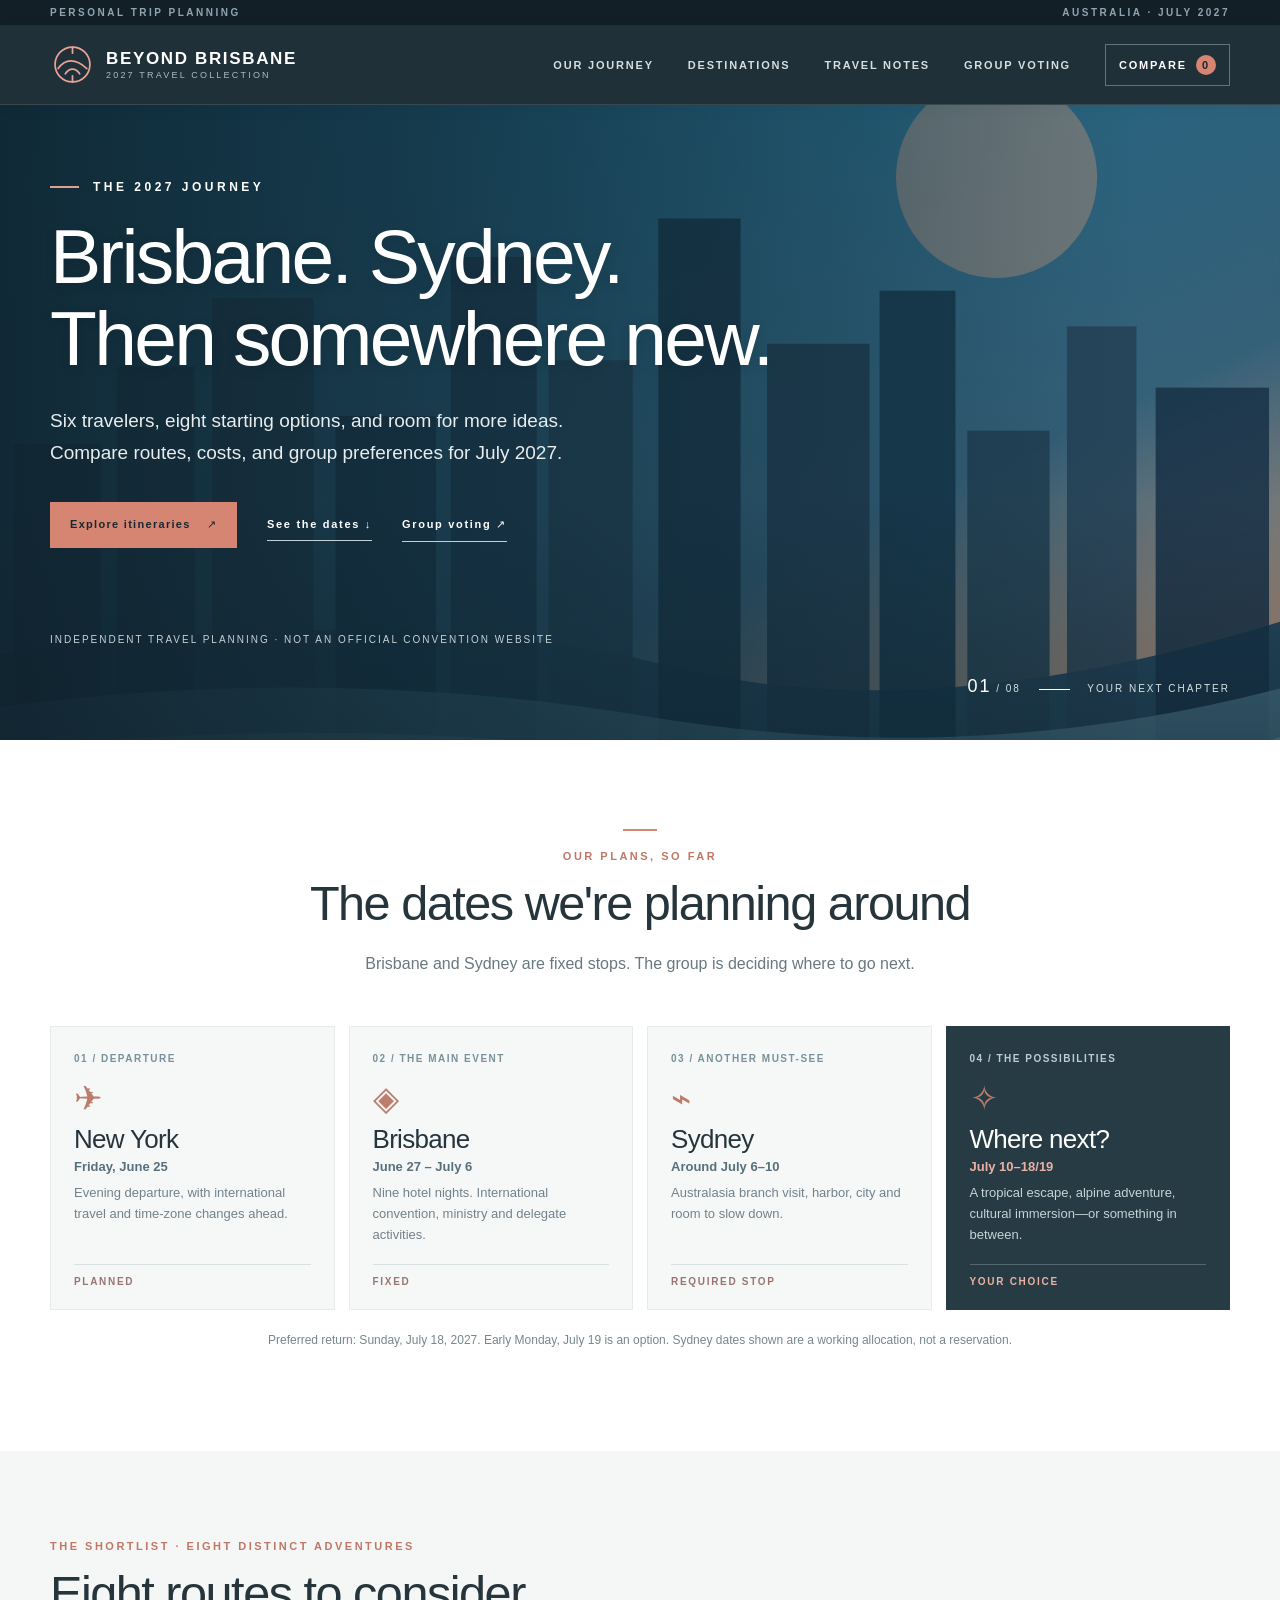
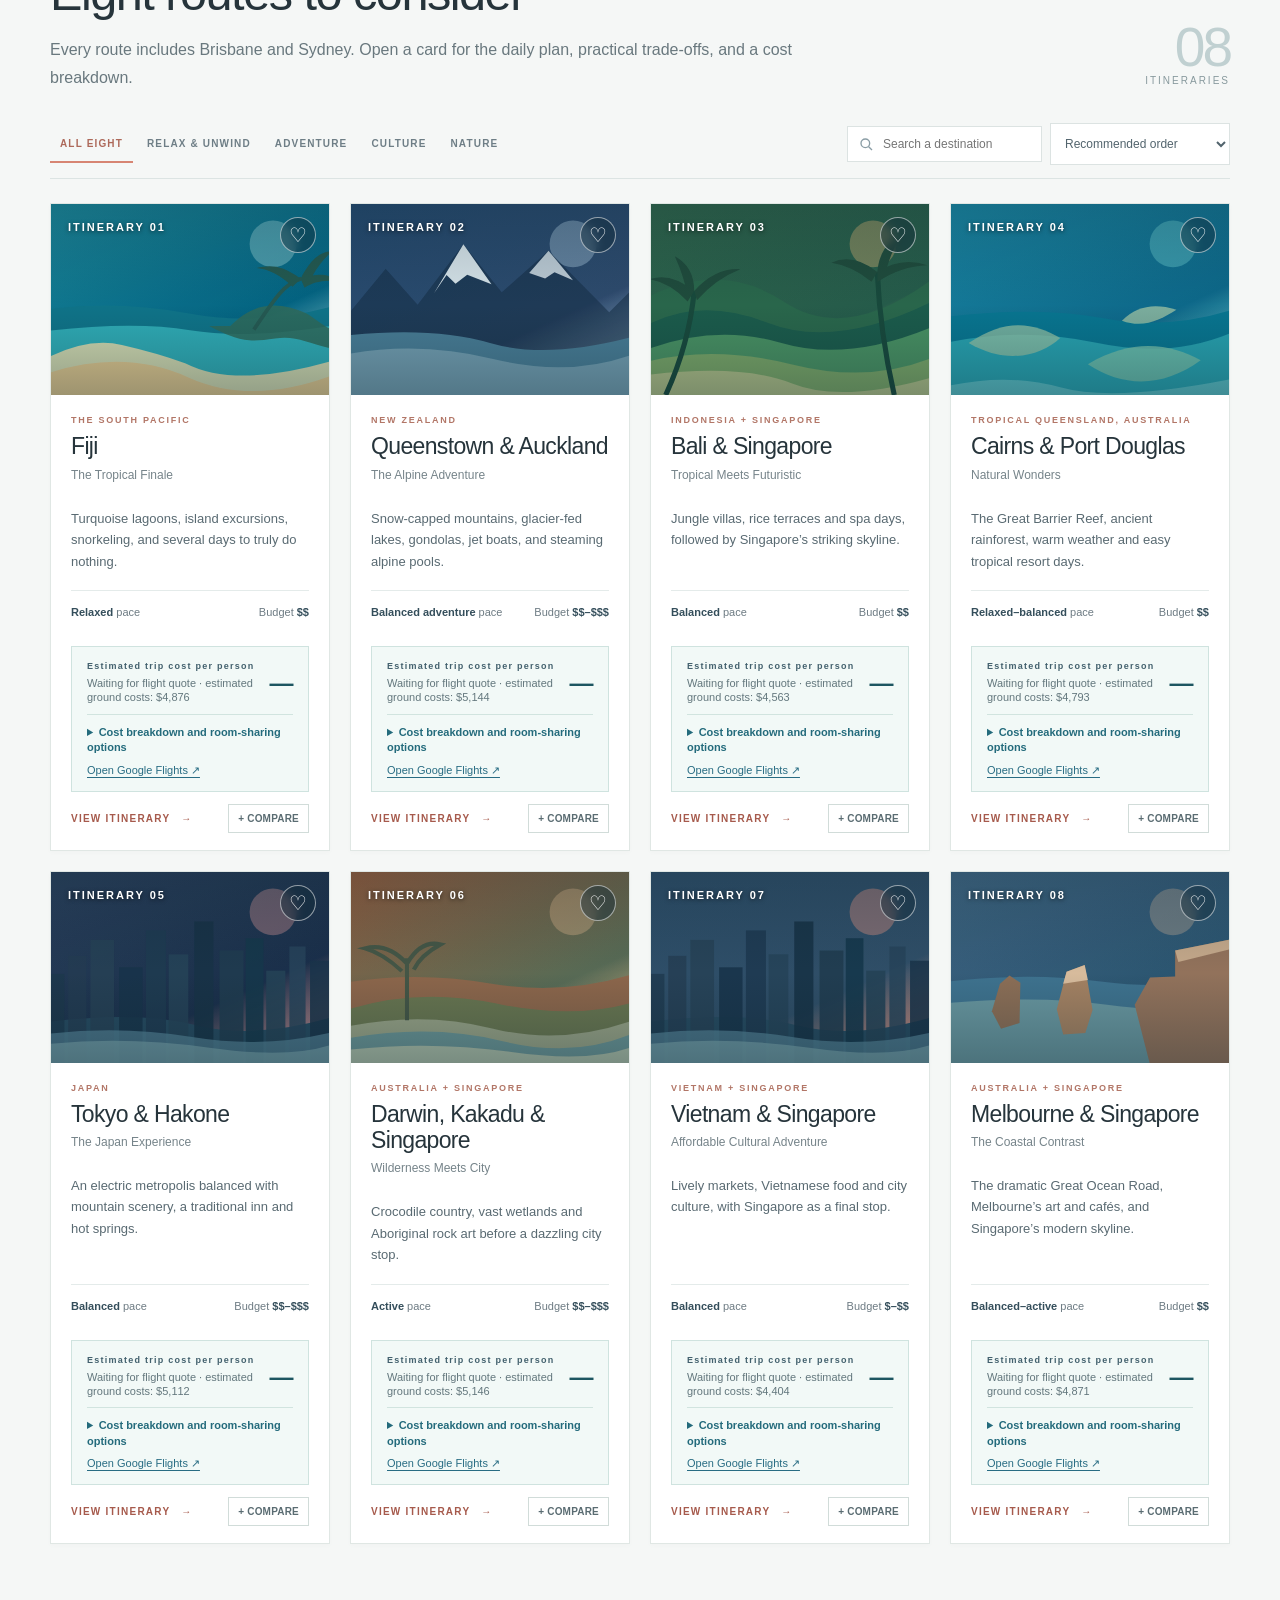
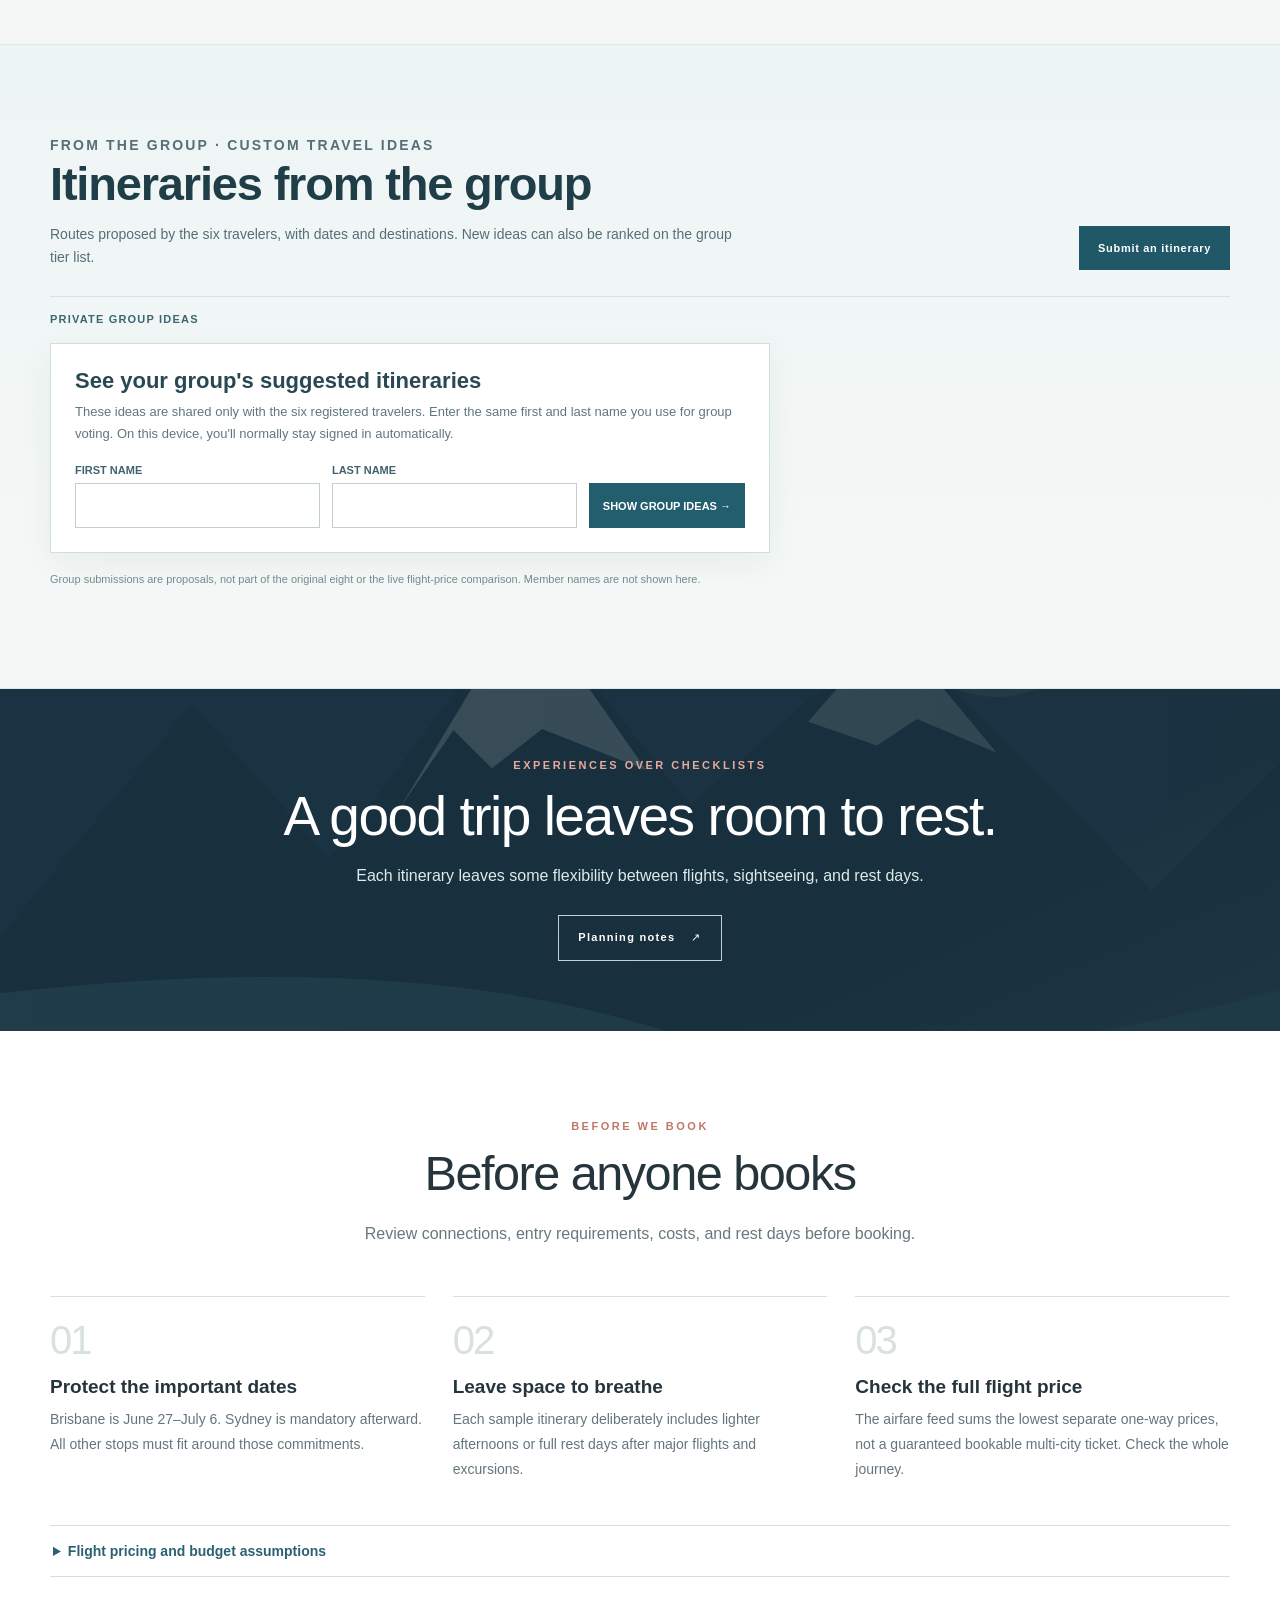
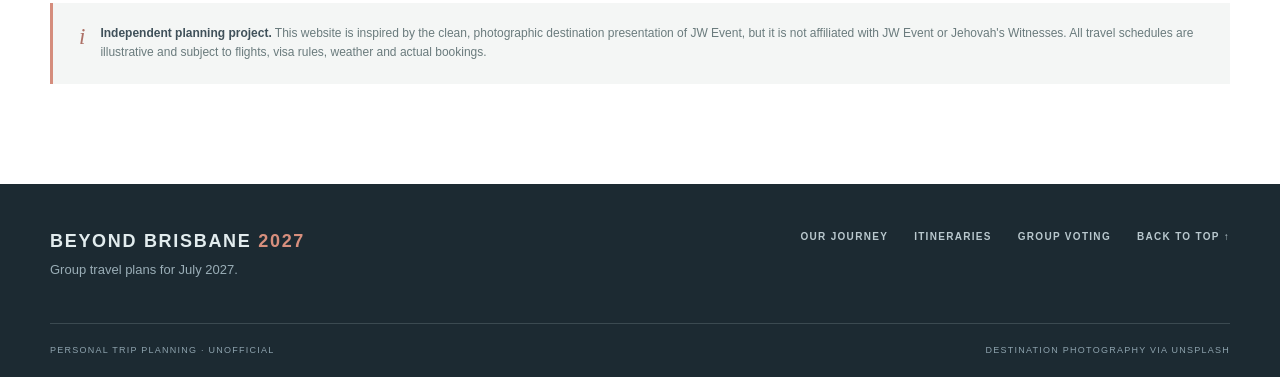
<file: index.html>
<!doctype html>
<html lang="en">
<head>
  <meta charset="utf-8" />
  <meta name="viewport" content="width=device-width, initial-scale=1" />
  <meta name="description" content="Compare routes, budgets, and group suggestions for our July 2027 Brisbane and Sydney trip." />
  <meta name="theme-color" content="#213039" />
  <title>Beyond Brisbane | July 2027 travel planner</title>
  <style>
:root{--ink:#26343b;--ink2:#51616a;--muted:#72818a;--white:#fff;--cream:#f7f8f6;--line:#dfe5e4;--dark:#203039;--accent:#d78573;--accent-dark:#bd6b5b;--teal:#32758a;--shadow:0 12px 44px rgba(21,40,48,.09);font-family:'Segoe UI',Inter,Arial,sans-serif;color:var(--ink);background:#fff;font-size:16px;font-synthesis:none}
*,*::before,*::after{box-sizing:border-box}html{scroll-behavior:smooth;scroll-padding-top:100px}body{margin:0;min-width:320px}button,input,select{font:inherit}button{cursor:pointer}a{color:inherit;text-decoration:none}img{max-width:100%;display:block}button:focus-visible,a:focus-visible,input:focus-visible,select:focus-visible{outline:3px solid #f1b892;outline-offset:3px}button:disabled{cursor:not-allowed;opacity:.4}[hidden]{display:none!important}.sr-only{position:absolute;width:1px;height:1px;overflow:hidden;clip:rect(0,0,0,0);white-space:nowrap}.wrap{width:min(1180px,calc(100% - 72px));margin-inline:auto}.skip-link{position:absolute;left:-9999px;top:10px;z-index:200;padding:10px 16px;background:#fff}.skip-link:focus{left:16px}.eyebrow-bar{background:#131f27;color:#91a4b0;font-size:10px;letter-spacing:2.5px;font-weight:700;padding:7px max(36px,calc((100vw - 1180px)/2));display:flex;justify-content:space-between}.site-header{position:sticky;top:0;z-index:20;background:var(--dark);color:#fff;border-bottom:1px solid #ffffff1c;box-shadow:0 3px 15px #0000000c}.header-inner{height:79px;display:flex;align-items:center;justify-content:space-between;gap:30px}.brand{display:flex;gap:12px;align-items:center;min-width:max-content}.brand-mark{height:44px;width:44px;display:grid;place-items:center}.brand-mark svg{width:41px;height:41px;stroke:#e8a192;stroke-width:1.7;fill:none;stroke-linecap:round}.brand-words{display:flex;flex-direction:column;gap:4px;line-height:1}.brand-words strong{font-size:17px;letter-spacing:1.65px;font-weight:600}.brand-words small{font-size:9px;color:#aebbc1;letter-spacing:2.2px}.main-nav{display:flex;align-items:center;gap:34px}.main-nav a,.nav-compare{font-size:11px;letter-spacing:1.8px;font-weight:700;color:#d6dedf;white-space:nowrap}.main-nav a:hover,.nav-compare:hover{color:#fff}.nav-compare{border:1px solid #63737c;background:transparent;padding:10px 13px;color:#fff;display:flex;gap:9px;align-items:center}.nav-bubble{border-radius:99px;background:#d78573;color:#1b2730;font-size:11px;min-width:20px;height:20px;display:grid;place-items:center;padding:0 4px}.mobile-nav-toggle{display:none}.hero{min-height:635px;position:relative;overflow:hidden;background:#154b61;color:#fff;isolation:isolate;display:flex;align-items:center}.hero-art{position:absolute;inset:0;z-index:-3;background-image:url('[data-uri]');background-size:cover;background-position:center 53%}.hero-art::after{content:'';position:absolute;inset:0;background-image:url('https://images.unsplash.com/photo-1523482580672-f109ba8cb9be?auto=format&fit=crop&w=2200&q=85');background-size:cover;background-position:center 52%;opacity:.8}.hero-dimmer{position:absolute;z-index:-1;inset:0;background:linear-gradient(90deg,rgba(15,34,45,.9) 0%,rgba(17,43,57,.72) 36%,rgba(17,43,57,.10) 89%),linear-gradient(0deg,rgba(8,25,34,.38),transparent 38%)}.hero-content{padding:64px 0 84px}.hero-kicker{font-size:12px;letter-spacing:3.5px;font-weight:700;color:#fff;display:flex;gap:14px;align-items:center;margin-bottom:22px}.kicker-line{width:29px;height:2px;background:#e1a08e}.hero h1{font-weight:300;font-size:clamp(49px,6vw,85px);letter-spacing:-2.7px;line-height:1.06;margin:0 0 26px;max-width:940px;text-shadow:0 3px 12px #0002}.hero h1 em{color:#f1b7a6;font-family:Georgia,serif;font-weight:400;letter-spacing:-2.1px}.hero-content>p{font-size:19px;line-height:1.7;max-width:560px;color:#e8edee;margin:0 0 32px}.hero-actions{display:flex;gap:30px;align-items:center;flex-wrap:wrap}.button{display:inline-flex;align-items:center;justify-content:center;gap:16px;border-radius:0;border:1px solid transparent;min-height:46px;padding:15px 19px;font-weight:700;font-size:11px;letter-spacing:1.3px;line-height:1.2;transition:background .2s,border .2s,transform .2s}.button:hover{transform:translateY(-2px)}.button-accent{background:var(--accent);color:#182832}.button-accent:hover{background:#efa695}.text-link{border-bottom:1px solid #c5d0d3;padding:10px 0;font-size:11px;letter-spacing:1.7px;font-weight:700}.text-link:hover{color:#f5b2a0;border-color:#f5b2a0}.hero-small{font-size:10px;letter-spacing:2px;color:#c7d1d4;margin-top:86px}.hero-index{position:absolute;bottom:43px;right:max(36px,calc((100vw - 1180px)/2));font-size:10px;letter-spacing:2px;color:#d6e2e3}.hero-index span:first-child{font-size:18px;color:#fff}.hero-dash{display:inline-block;width:31px;height:1px;background:#fff;vertical-align:middle;margin:0 13px}.section-pad{padding:89px 0 100px}.section-intro{text-align:left;max-width:730px}.section-intro-center{text-align:center;margin:0 auto 48px}.mini-rule{display:block;width:34px;height:2px;background:var(--accent);margin:0 auto 19px}.overline{font-size:11px;letter-spacing:2.5px;color:#c07765;font-weight:800;margin:0 0 14px}.section-intro h2,.section-head h2,.feature-band h2,.compare-modal-top h2{font-size:clamp(30px,3.8vw,49px);line-height:1.15;letter-spacing:-1.5px;font-weight:360;margin:0 0 18px}.section-intro>p:last-child,.section-lead{font-size:16px;line-height:1.75;color:#69787e;margin:0}.journey-section{background:#fff}.journey-grid{display:grid;grid-template-columns:repeat(4,minmax(0,1fr));gap:14px}.journey-card{padding:26px 23px 22px;background:#f6f8f8;border:1px solid #e7ebeb;min-height:256px;display:flex;flex-direction:column;align-items:flex-start;position:relative}.journey-card-open{background:#263b44;color:#fff;border-color:#263b44}.journey-step{font-size:10px;letter-spacing:1.5px;font-weight:800;color:#78919b}.journey-card-open .journey-step{color:#bdcdd2}.journey-icon{font-family:Georgia,serif;font-size:34px;font-weight:400;color:#bd7c6c;margin-top:18px;line-height:1}.journey-card h3{font-size:26px;font-weight:450;letter-spacing:-.7px;margin:8px 0 4px}.journey-date{font-weight:700;color:#58707b;font-size:13px;margin:0 0 9px!important}.journey-card-open .journey-date{color:#e7b1a5}.journey-card>p:not(.journey-date){font-size:13px;line-height:1.6;margin:0 0 19px;color:#73818a}.journey-card-open>p:not(.journey-date){color:#c7d3d7}.journey-label{border-top:1px solid #d9e0e2;width:100%;padding-top:11px;margin-top:auto;font-size:10px;letter-spacing:1.7px;color:#9a7570;font-weight:800}.journey-card-open .journey-label{border-color:#546772;color:#ebb2a2}.journey-footnote{font-size:12px;color:#78868b;text-align:center;margin:21px 0 0;line-height:1.6}.destinations-section{background:#f5f7f6}.section-head{display:flex;align-items:end;justify-content:space-between;gap:30px;margin-bottom:31px}.section-head>div:first-child{max-width:810px}.section-head h2{margin-bottom:15px}.section-count{min-width:120px;text-align:right;padding-bottom:6px;display:flex;flex-direction:column}.section-count strong{font-size:55px;color:#c0d0d1;line-height:1;font-weight:300;letter-spacing:-3px}.section-count span{font-size:10px;letter-spacing:2px;color:#87999d}.filter-toolbar{display:flex;align-items:center;justify-content:space-between;gap:20px;margin-bottom:24px;padding-bottom:13px;border-bottom:1px solid #dce4e3}.filter-tabs{display:flex;gap:4px;align-items:center;flex-wrap:wrap}.filter{background:transparent;border:0;border-bottom:2px solid transparent;padding:12px 10px;font-size:10px;color:#6e7e86;font-weight:800;letter-spacing:1.15px}.filter:hover{color:#263d49}.filter.is-active{color:#ad695a;border-color:var(--accent)}.toolbar-right{display:flex;gap:8px;align-items:center}.search-wrap{display:flex;align-items:center;gap:7px;background:#fff;border:1px solid #dce3e2;padding:9px 10px;min-width:185px}.search-wrap svg{width:16px;height:16px;stroke:#8a9da5;fill:none;stroke-width:2}.search-wrap input{min-width:0;width:150px;border:0;outline:0;background:transparent;font-size:12px;color:#3d505b}.sort-wrap select{padding:12px 25px 12px 10px;border:1px solid #dce3e2;background:#fff;color:#52646d;font-size:12px;max-width:180px}.itinerary-grid{display:grid;grid-template-columns:repeat(4,minmax(0,1fr));gap:20px}.itinerary-card{border:1px solid #e0e7e4;background:#fff;box-shadow:0 2px 5px #26343b05;display:flex;flex-direction:column;transition:transform .22s,box-shadow .22s}.itinerary-card:hover{transform:translateY(-4px);box-shadow:var(--shadow)}.card-media{position:relative;height:191px;overflow:hidden;background:#31586c;cursor:pointer}.card-media img{width:100%;height:100%;object-fit:cover;transition:transform .55s}.itinerary-card:hover .card-media img{transform:scale(1.065)}.card-media::after{content:'';position:absolute;inset:0;background:linear-gradient(180deg,rgba(13,34,44,.20),transparent 53%,rgba(11,34,44,.3));pointer-events:none}.card-no{position:absolute;top:17px;left:17px;z-index:1;color:#fff;font-size:11px;letter-spacing:2px;font-weight:800;text-shadow:0 1px 4px #0009}.favorite-btn{position:absolute;z-index:2;top:13px;right:13px;width:36px;height:36px;border:1px solid #fff8;background:#142d3a70;color:#fff;display:grid;place-items:center;border-radius:50%;font-size:20px;line-height:1;backdrop-filter:blur(5px)}.favorite-btn:hover,.favorite-btn.is-fav{background:#d78573;color:#1c3037;border-color:#d78573}.card-body{padding:20px 20px 17px;flex:1;display:flex;flex-direction:column}.card-overline{font-size:9px;letter-spacing:1.75px;color:#b27667;font-weight:800;margin:0 0 8px}.card-body h3{font-size:23px;line-height:1.15;letter-spacing:-.65px;font-weight:500;margin:0 0 8px}.card-subtitle{font-size:12px;color:#76848a;margin:0 0 13px;min-height:27px}.card-desc{font-size:13px;line-height:1.65;color:#596a72;margin:0 0 18px;flex:1}.card-meta{display:flex;gap:10px;justify-content:space-between;align-items:center;border-top:1px solid #e4ebea;padding-top:15px;margin-bottom:16px;color:#6d7b83;font-size:11px}.card-meta strong{color:#344e5b}.card-bottom{display:flex;justify-content:space-between;gap:8px;align-items:center}.card-open{border:0;background:transparent;color:#a65a4c;font-size:10px;letter-spacing:1.25px;font-weight:800;padding:7px 0;text-align:left}.card-open span{display:inline-block;margin-left:7px;transition:transform .2s}.card-open:hover span{transform:translateX(4px)}.card-compare{background:transparent;border:1px solid #d1dcd9;padding:8px 9px;color:#5a6c72;font-size:10px;font-weight:750;letter-spacing:.2px}.card-compare.is-selected{background:#2b6874;border-color:#2b6874;color:#fff}.empty-state{padding:70px 20px;text-align:center;background:#fff}.empty-state h3{font-weight:500;font-size:24px}.empty-state p{color:#6c7a80}.button-outline-dark{border-color:#78909a;background:transparent;color:#243c45}.feature-band{background:#284653;position:relative;isolation:isolate;color:#fff;min-height:342px;display:flex;align-items:center;text-align:center;overflow:hidden}.feature-band::before{content:'';position:absolute;inset:0;z-index:-1;background-image:linear-gradient(90deg,rgba(23,46,57,.82),rgba(23,46,57,.85)),url('[data-uri]');background-size:cover;background-position:center 55%}.feature-band-inner{padding:66px 0}.feature-band .overline{color:#e8aa9c}.feature-band h2{font-size:clamp(32px,4.8vw,55px);margin-bottom:13px}.feature-band p:not(.overline){font-size:16px;line-height:1.7;color:#dfebeb;max-width:700px;margin:0 auto 26px}.button-outline-white{background:transparent;border-color:#c6d0d4;color:#fff}.button-outline-white:hover{background:#ffffff20}.planning-section{background:#fff}.planning-grid{display:grid;grid-template-columns:repeat(3,1fr);gap:28px;margin-bottom:42px}.planning-grid article{border-top:1px solid #d5e0df;padding-top:21px}.planning-no{font-size:40px;color:#d8e1e0;letter-spacing:-2px;font-weight:300}.planning-grid h3{font-size:19px;font-weight:600;margin:13px 0 9px}.planning-grid p{font-size:14px;line-height:1.8;color:#64767c;margin:0}.note-strip{background:#f4f6f5;padding:21px 26px;display:flex;align-items:flex-start;gap:15px;border-left:3px solid #d58d7d}.note-symbol{font-family:Georgia,serif;font-style:italic;font-size:23px;color:#ad7167}.note-strip p{margin:0;color:#6a7b7d;font-size:12px;line-height:1.65}.note-strip strong{color:#40515a}.site-footer{background:#1c2a32;color:#e2ecee;padding:47px 0 19px}.footer-inner{display:flex;justify-content:space-between;gap:20px;align-items:start;padding-bottom:46px}.footer-inner strong{font-size:18px;letter-spacing:1.7px}.footer-inner strong span{color:#d78f7d}.footer-inner p{color:#9aaeb7;font-size:13px;margin:10px 0 0}.footer-inner>div:last-child{display:flex;gap:26px;align-items:center}.footer-inner a{color:#b9c8ce;font-size:10px;letter-spacing:1.3px;font-weight:700}.footer-inner a:hover{color:#fff}.footer-bottom{border-top:1px solid #3b4a51;padding-top:19px;display:flex;justify-content:space-between;gap:15px;color:#8da2ad;font-size:9px;letter-spacing:1.25px;line-height:1.7}.compare-dock{position:fixed;z-index:15;bottom:0;left:0;right:0;background:#20313b;box-shadow:0 -7px 30px #0002;color:#fff}.compare-dock-inner{min-height:77px;display:flex;align-items:center;justify-content:space-between;gap:20px}.compare-dock-inner>div:first-child{display:flex;flex-direction:column;gap:5px}.compare-dock-label{font-size:9px;letter-spacing:1.5px;color:#aec4cd;font-weight:800}.compare-dock-inner strong{font-size:15px;font-weight:550}.compare-dock-actions{display:flex;align-items:center;gap:16px}.dock-clear{background:transparent;border:0;color:#d3dfe4;font-size:11px;letter-spacing:1.4px;font-weight:700}.compare-dock .button{min-height:42px}.modal-backdrop{position:fixed;inset:0;z-index:40;background:rgba(9,23,31,.81);display:flex;align-items:center;justify-content:center;padding:26px;backdrop-filter:blur(4px)}body.modal-open{overflow:hidden}.detail-modal,.comparison-modal{background:#fff;width:min(975px,100%);max-height:min(92vh,960px);overflow:auto;box-shadow:0 20px 90px #0006;scrollbar-color:#a3b7b9 #eef2f2}.detail-hero{height:275px;position:relative;background:#233e50;overflow:hidden;color:#fff}.detail-hero img{height:100%;width:100%;object-fit:cover}.detail-hero::after{content:'';position:absolute;inset:0;background:linear-gradient(0deg,rgba(13,35,44,.85),rgba(13,35,44,.14) 65%)}.detail-hero-text{position:absolute;bottom:29px;left:35px;right:40px;z-index:1}.detail-hero-text p{margin:0 0 10px;font-size:11px;letter-spacing:2.3px;font-weight:700;color:#dba89a}.detail-hero-text h2{font-weight:400;font-size:clamp(34px,5vw,49px);line-height:1.1;margin:0}.icon-button{width:42px;height:42px;border:0;background:#223a46;color:#fff;font-size:29px;display:grid;place-items:center;line-height:1}.detail-close{position:absolute;right:20px;top:20px;z-index:2;background:#213844be}.detail-inner{padding:34px 39px 39px}.detail-kicker{display:flex;align-items:center;gap:12px;color:#687c84;letter-spacing:1.5px;font-size:11px;font-weight:700;margin-bottom:12px}.detail-kicker span{color:#b87363}.detail-intro{font-size:16px;line-height:1.8;color:#52636b;max-width:780px;margin:0 0 23px}.detail-stats{display:grid;grid-template-columns:repeat(4,minmax(0,1fr));gap:0;border-top:1px solid #dfe6e5;border-bottom:1px solid #dfe6e5;margin-bottom:28px}.detail-stat{padding:17px 11px 17px 0;border-right:1px solid #dfe6e5}.detail-stat:not(:first-child){padding-left:18px}.detail-stat:last-child{border:0}.detail-stat small{font-size:10px;letter-spacing:1.2px;color:#718087;display:block;margin-bottom:7px;font-weight:750}.detail-stat strong{font-size:14px;font-weight:600}.detail-section-title{font-size:22px;font-weight:500;margin:32px 0 17px}.detail-schedule{display:flex;flex-direction:column;gap:0;border-top:1px solid #e7edeb}.detail-day{display:grid;grid-template-columns:155px 1fr;gap:25px;padding:15px 0;border-bottom:1px solid #e7edeb;align-items:start}.detail-day span{font-size:13px;color:#b07868;font-weight:700}.detail-day p{font-size:14px;color:#5c6c74;margin:0;line-height:1.65}.detail-columns{display:grid;grid-template-columns:1fr 1fr;gap:28px}.detail-columns h4{font-size:13px;letter-spacing:1.4px;color:#44616a;margin:0 0 12px}.detail-columns ul{padding-left:18px;margin:0;color:#64757a;font-size:13px;line-height:1.75}.detail-actions{border-top:1px solid #e4ebe9;margin-top:28px;padding-top:23px;display:flex;flex-wrap:wrap;align-items:center;gap:12px}.detail-secondary{border:1px solid #b7c8ca;color:#46606a;background:#fff}.detail-disclaimer{font-size:11px;line-height:1.55;color:#829197;margin:18px 0 0}.comparison-modal{padding:30px 35px 35px;max-width:1050px}.compare-modal-top{display:flex;justify-content:space-between;align-items:start;gap:20px;margin-bottom:15px}.compare-modal-top h2{font-size:35px}.comparison-scroll{overflow-x:auto}.comparison-table{border-collapse:collapse;width:100%;table-layout:fixed;min-width:490px}.comparison-table th,.comparison-table td{border-bottom:1px solid #dde6e5;text-align:left;padding:14px;vertical-align:top}.comparison-table th{background:#edf3f3;font-size:13px}.comparison-table td{color:#5e7178;font-size:13px;line-height:1.6}.comparison-table td:first-child,.comparison-table th:first-child{width:150px;font-weight:700;color:#425761}.comparison-table th:not(:first-child){font-size:17px;color:#324a56;font-weight:600}.comparison-table .compare-thumb{display:block;width:100%;height:95px;object-fit:cover;margin-bottom:10px}.comparison-hint{color:#6a7b82;line-height:1.7;font-size:14px}.compare-modal-actions{display:flex;gap:12px;flex-wrap:wrap;margin-top:24px}.toast{position:fixed;z-index:100;bottom:24px;right:24px;background:#243c47;color:#fff;padding:14px 18px;box-shadow:0 8px 35px #0003;font-size:13px;opacity:0;transform:translateY(15px);pointer-events:none;transition:opacity .2s,transform .2s;max-width:320px}.toast.is-visible{opacity:1;transform:translateY(0)}
@media(max-width:1200px){.itinerary-grid{grid-template-columns:repeat(3,minmax(0,1fr))}.main-nav{gap:20px}.filter-toolbar{align-items:flex-start;flex-direction:column}.toolbar-right{width:100%}.search-wrap{flex:1}.search-wrap input{width:100%}}
@media(max-width:860px){.wrap{width:min(100% - 40px,1180px)}.eyebrow-bar{padding-inline:20px}.header-inner{height:69px}.brand-words strong{font-size:14px}.brand-words small{font-size:8px}.mobile-nav-toggle{display:flex;border:1px solid #546772;background:transparent;flex-direction:column;gap:5px;padding:11px}.mobile-nav-toggle span{display:block;width:21px;height:2px;background:#fff}.main-nav{display:none;position:absolute;top:69px;left:0;right:0;padding:18px 20px 23px;background:#23343e;box-shadow:0 15px 25px #0003;align-items:stretch;flex-direction:column;gap:0}.main-nav.is-open{display:flex}.main-nav a,.main-nav button{padding:17px 11px;border-bottom:1px solid #ffffff25;text-align:left}.nav-compare{display:block;border:0;border-bottom:1px solid #ffffff25}.nav-bubble{display:inline-grid;margin-left:7px}.hero{min-height:590px}.hero-small{margin-top:50px}.hero-index{display:none}.journey-grid{grid-template-columns:repeat(2,1fr)}.itinerary-grid{grid-template-columns:repeat(2,minmax(0,1fr))}.planning-grid{gap:17px}.planning-grid article{padding-right:9px}.footer-inner{flex-direction:column;gap:30px}.footer-inner>div:last-child{gap:20px}}
@media(max-width:580px){.wrap{width:calc(100% - 32px)}.eyebrow-bar{font-size:8px;letter-spacing:1.3px;padding-inline:16px}.site-header .brand-mark{height:37px;width:37px}.brand-mark svg{width:36px;height:36px}.brand-words strong{font-size:13px;letter-spacing:.9px}.brand-words small{font-size:7px;letter-spacing:1.45px}.hero{min-height:605px}.hero-content{padding:58px 0 68px}.hero h1{font-size:51px;letter-spacing:-1.8px}.hero h1 em{letter-spacing:-1.7px}.hero-content>p{font-size:16px}.hero-actions{align-items:flex-start;flex-direction:column;gap:15px}.hero-small{font-size:9px;line-height:1.5;margin-top:48px}.section-pad{padding:65px 0 75px}.journey-grid{grid-template-columns:1fr;gap:10px}.journey-card{min-height:0;padding:22px}.journey-icon{margin-top:9px}.journey-label{margin-top:12px}.section-head{align-items:start}.section-count{min-width:auto}.section-count strong{font-size:38px}.section-count span{font-size:8px}.section-intro h2,.section-head h2{font-size:34px}.filter-tabs{gap:0}.filter{padding:12px 8px;font-size:9px}.toolbar-right{flex-direction:column;align-items:stretch}.sort-wrap select{max-width:none;width:100%}.itinerary-grid{grid-template-columns:1fr;gap:15px}.card-media{height:232px}.card-body{padding:21px}.feature-band{min-height:320px}.feature-band h2{font-size:35px}.planning-grid{grid-template-columns:1fr;gap:18px}.footer-bottom{flex-direction:column}.compare-dock-inner{min-height:84px}.compare-dock-inner strong{font-size:12px}.compare-dock .button{font-size:10px;padding:10px 9px;min-height:42px}.dock-clear{font-size:9px}.compare-dock-actions{gap:8px}.modal-backdrop{padding:0}.detail-modal,.comparison-modal{max-height:100dvh;height:100dvh;width:100%}.detail-hero{height:252px}.detail-hero-text{bottom:20px;left:20px;right:20px}.detail-inner{padding:24px 20px 55px}.detail-stats{grid-template-columns:repeat(2,1fr)}.detail-stat:nth-child(2){border-right:0}.detail-stat:nth-child(-n+2){border-bottom:1px solid #dfe6e5}.detail-stat:nth-child(3){padding-left:0}.detail-day{grid-template-columns:100px 1fr;gap:12px}.detail-columns{grid-template-columns:1fr}.comparison-modal{padding:23px 16px}.compare-modal-top h2{font-size:29px}.footer-inner>div:last-child{flex-wrap:wrap}}
@media(prefers-reduced-motion:reduce){*,*::before,*::after{scroll-behavior:auto!important;transition:none!important;animation:none!important}}

  </style>

<link rel="stylesheet" href="flight-prices.css?v=4" />
  <link rel="stylesheet" href="community-itineraries.css?v=2" />
  </head>
<body class="site-home">
  <a class="skip-link" href="#itineraries">Skip to itineraries</a>
  <div class="eyebrow-bar"><span>PERSONAL TRIP PLANNING</span><span>AUSTRALIA · JULY 2027</span></div>
  <header class="site-header" id="top">
    <div class="header-inner wrap">
      <a href="#top" class="brand" aria-label="Beyond Brisbane home">
        <span class="brand-mark" aria-hidden="true"><svg viewBox="0 0 40 40"><circle cx="20" cy="20" r="17"/><path d="M6 24c7-10 17-10 28 0M13 29c4-6 10-6 14 0"/><path d="M20 3v6M20 31v6"/></svg></span>
        <span class="brand-words"><strong>BEYOND BRISBANE</strong><small>2027 TRAVEL COLLECTION</small></span>
      </a>
      <button class="mobile-nav-toggle" id="navToggle" aria-expanded="false" aria-controls="mainNav" aria-label="Open navigation"><span></span><span></span><span></span></button>
      <nav class="main-nav" id="mainNav" aria-label="Main navigation">
        <a href="#journey">OUR JOURNEY</a>
        <a href="#itineraries">DESTINATIONS</a>
        <a href="#planning">TRAVEL NOTES</a>
        <a href="group.html">GROUP VOTING</a>
        <button class="nav-compare" id="headerCompare" type="button" aria-label="Open itinerary comparison">COMPARE <span class="nav-bubble" id="navCount">0</span></button>
      </nav>
    </div>
  </header>

  <main>
    <section class="hero" aria-labelledby="hero-title">
      <div class="hero-art" aria-hidden="true"></div>
      <div class="hero-dimmer" aria-hidden="true"></div>
      <div class="hero-content wrap">
        <div class="hero-kicker"><span class="kicker-line"></span> THE 2027 JOURNEY</div>
        <h1 id="hero-title">Brisbane. Sydney.<br/>Then somewhere new.</h1>
        <p>Six travelers, eight starting options, and room for more ideas. Compare routes, costs, and group preferences for July 2027.</p>
        <div class="hero-actions"><a class="button button-accent" href="#itineraries">Explore itineraries <span aria-hidden="true">↗</span></a><a class="text-link" href="#journey">See the dates <span aria-hidden="true">↓</span></a><a class="text-link" href="group.html">Group voting <span aria-hidden="true">↗</span></a></div>
        <div class="hero-small">INDEPENDENT TRAVEL PLANNING · NOT AN OFFICIAL CONVENTION WEBSITE</div>
      </div>
      <div class="hero-index" aria-hidden="true"><span>01</span> / 08 <span class="hero-dash"></span> YOUR NEXT CHAPTER</div>
    </section>

    <section class="journey-section section-pad" id="journey" aria-labelledby="journey-title">
      <div class="wrap">
        <div class="section-intro section-intro-center"><span class="mini-rule"></span><p class="overline">OUR PLANS, SO FAR</p><h2 id="journey-title">The dates we're planning around</h2><p>Brisbane and Sydney are fixed stops. The group is deciding where to go next.</p></div>
        <div class="journey-grid">
          <article class="journey-card is-fixed"><span class="journey-step">01 / DEPARTURE</span><div class="journey-icon">✈</div><h3>New York</h3><p class="journey-date">Friday, June 25</p><p>Evening departure, with international travel and time-zone changes ahead.</p><span class="journey-label">PLANNED</span></article>
          <article class="journey-card is-fixed"><span class="journey-step">02 / THE MAIN EVENT</span><div class="journey-icon">◈</div><h3>Brisbane</h3><p class="journey-date">June 27 – July 6</p><p>Nine hotel nights. International convention, ministry and delegate activities.</p><span class="journey-label">FIXED</span></article>
          <article class="journey-card is-fixed"><span class="journey-step">03 / ANOTHER MUST-SEE</span><div class="journey-icon">⌁</div><h3>Sydney</h3><p class="journey-date">Around July 6–10</p><p>Australasia branch visit, harbor, city and room to slow down.</p><span class="journey-label">REQUIRED STOP</span></article>
          <article class="journey-card journey-card-open"><span class="journey-step">04 / THE POSSIBILITIES</span><div class="journey-icon">✧</div><h3>Where next?</h3><p class="journey-date">July 10–18/19</p><p>A tropical escape, alpine adventure, cultural immersion—or something in between.</p><span class="journey-label">YOUR CHOICE</span></article>
        </div>
        <p class="journey-footnote">Preferred return: Sunday, July 18, 2027. Early Monday, July 19 is an option. Sydney dates shown are a working allocation, not a reservation.</p>
      </div>
    </section>

    <section class="destinations-section section-pad" id="itineraries" aria-labelledby="destinations-title">
      <div class="wrap">
        <div class="section-head">
          <div><p class="overline">THE SHORTLIST · EIGHT DISTINCT ADVENTURES</p><h2 id="destinations-title">Eight routes to consider</h2><p class="section-lead">Every route includes Brisbane and Sydney. Open a card for the daily plan, practical trade-offs, and a cost breakdown.</p></div>
          <div class="section-count"><strong id="visibleCount">08</strong><span>ITINERARIES</span></div>
        </div>
        <div class="filter-toolbar" role="group" aria-label="Filter itineraries">
          <div class="filter-tabs" id="filterTabs">
            <button type="button" class="filter is-active" data-filter="all" aria-pressed="true">ALL EIGHT</button>
            <button type="button" class="filter" data-filter="relax" aria-pressed="false">RELAX & UNWIND</button>
            <button type="button" class="filter" data-filter="adventure" aria-pressed="false">ADVENTURE</button>
            <button type="button" class="filter" data-filter="culture" aria-pressed="false">CULTURE</button>
            <button type="button" class="filter" data-filter="nature" aria-pressed="false">NATURE</button>
          </div>
          <div class="toolbar-right"><label class="search-wrap"><span class="sr-only">Search itineraries</span><svg viewBox="0 0 24 24" aria-hidden="true"><circle cx="11" cy="11" r="6.5"/><path d="m16 16 5 5"/></svg><input id="searchInput" type="search" placeholder="Search a destination" autocomplete="off" /></label><label class="sort-wrap"><span class="sr-only">Sort itineraries</span><select id="sortSelect"><option value="recommended">Recommended order</option><option value="fare">Lowest airfare first</option><option value="total">Lowest total trip estimate first</option><option value="cost">Lower budget first</option><option value="pace">Most relaxed first</option><option value="alpha">A to Z</option></select></label></div>
        </div>
<div class="itinerary-grid" id="itineraryGrid" aria-live="polite"></div>
        <div class="empty-state" id="emptyState" hidden><h3>No itineraries found</h3><p>Try another destination or remove a filter.</p><button type="button" class="button button-outline-dark" id="resetFilters">SHOW ALL EIGHT</button></div>
      </div>
    </section>

    <section class="community-section section-pad" id="communityItineraries" aria-labelledby="communityTitle">
      <div class="wrap">
        <div class="community-header">
          <div class="community-header-copy">
            <p class="community-eyebrow">FROM THE GROUP · CUSTOM TRAVEL IDEAS</p>
            <h2 id="communityTitle">Itineraries from the group</h2>
            <p>Routes proposed by the six travelers, with dates and destinations. New ideas can also be ranked on the group tier list.</p>
          </div>
          <a class="community-add-link" href="group.html#suggestions">Submit an itinerary</a>
        </div>
        <div class="community-actions">
          <span id="communityCount" class="community-count">PRIVATE GROUP IDEAS</span>
          <div id="communityMemberTools" class="community-tools" hidden>
            <button type="button" id="communityRefresh" class="community-text-button">REFRESH SUGGESTIONS</button>
            <button type="button" id="communityChangeMember" class="community-text-button">CHANGE MEMBER</button>
          </div>
        </div>
        <div id="communityGate" class="community-gate" hidden>
          <h3>See your group's suggested itineraries</h3>
          <p>These ideas are shared only with the six registered travelers. Enter the same first and last name you use for group voting. On this device, you'll normally stay signed in automatically.</p>
          <form id="communityLoginForm" class="community-login">
            <label for="communityFirstName">FIRST NAME
              <input id="communityFirstName" name="first" type="text" autocomplete="given-name" autocapitalize="characters" maxlength="70" required>
            </label>
            <label for="communityLastName">LAST NAME
              <input id="communityLastName" name="last" type="text" autocomplete="family-name" autocapitalize="characters" maxlength="70" required>
            </label>
            <button id="communityLoginButton" type="submit">SHOW GROUP IDEAS →</button>
          </form>
        </div>
        <div id="communityCards" class="community-cards" aria-live="polite" hidden></div>
        <p id="communityStatus" class="community-status" role="status" aria-live="polite">Checking group access…</p>
        <p class="community-privacy">Group submissions are proposals, not part of the original eight or the live flight-price comparison. Member names are not shown here.</p>
      </div>
    </section>

    <section class="feature-band" aria-label="Trip philosophy"><div class="wrap feature-band-inner"><p class="overline">EXPERIENCES OVER CHECKLISTS</p><h2>A good trip leaves room to rest.</h2><p>Each itinerary leaves some flexibility between flights, sightseeing, and rest days.</p><a href="#planning" class="button button-outline-white">Planning notes <span aria-hidden="true">↗</span></a></div></section>

    <section class="planning-section section-pad" id="planning" aria-labelledby="planning-title">
      <div class="wrap"><div class="section-intro section-intro-center"><p class="overline">BEFORE WE BOOK</p><h2 id="planning-title">Before anyone books</h2><p>Review connections, entry requirements, costs, and rest days before booking.</p></div>
        <div class="planning-grid">
          <article><div class="planning-no">01</div><h3>Protect the important dates</h3><p>Brisbane is June 27–July 6. Sydney is mandatory afterward. All other stops must fit around those commitments.</p></article>
          <article><div class="planning-no">02</div><h3>Leave space to breathe</h3><p>Each sample itinerary deliberately includes lighter afternoons or full rest days after major flights and excursions.</p></article>
          <article><div class="planning-no">03</div><h3>Check the full flight price</h3><p>The airfare feed sums the lowest separate one-way prices, not a guaranteed bookable multi-city ticket. Check the whole journey.</p></article>
        </div>
        <details id="fareHub" class="planning-price-details">
          <summary>Flight pricing and budget assumptions</summary>
          <div class="planning-price-content">
            <p>Each card shows the latest cached airfare plus estimated lodging, meals, transport and activities. The Brisbane hotel is already booked. All other costs are planning estimates, not bookable quotes.</p>
            <div class="planning-price-actions">
              <button id="bbRefresh" type="button" class="bb-refresh">Check flight prices</button>
              <button id="bbCopyRoutes" type="button" class="bb-copy">Copy flight routes</button>
            </div>
            <p id="bbQuoteStatus" class="bb-price-status" role="status">Checking flight prices…</p>
            <p id="bbPriceCount" class="bb-price-count" aria-live="polite"></p>
            <div class="bb-booked-summary">
              <strong>Brisbane hotel · booked</strong>
              <span id="bbBookingDisplay">A$10,700 group total</span>
              <small id="bbBookingUsd">≈ US$7,506 total · US$1,251 each (six people, November 4 reference rate)</small>
              <details class="bb-booking-adjust">
                <summary>Adjust the booking total</summary>
                <label for="bbBookingAud">Total for all six in AUD
                  <input id="bbBookingAud" type="number" min="1" max="100000" step="1" value="10700" />
                </label>
                <small>Changes apply only on this device; the reference exchange rate stays fixed.</small>
              </details>
            </div>
            <details class="bb-methodology">
              <summary>How the estimates are calculated</summary>
              <p>Airfare is the sum of separately priced Google Flights one-way legs, cached for up to three days. Six seats and protected connections are not guaranteed. All other costs are researched estimates for July 2027, except the confirmed Brisbane hotel. For unbooked lodging, the model compares three shared hotel rooms with a six-person rental, including modeled taxes and cleaning fees; it uses the rental only when savings exceed 5%. Singapore uses hotels. A 10% contingency covers unbooked ground expenses; the planning range is not a statistical confidence interval.</p>
              <p>Cost benchmarks: <a href="https://www.budgetyourtrip.com/" target="_blank" rel="noopener noreferrer">Budget Your Trip</a> and local travel-cost references linked in each itinerary's accommodation breakdown. All figures should be checked before booking.</p>
            </details>
          </div>
        </details>
        <div class="note-strip"><span class="note-symbol">i</span><p><strong>Independent planning project.</strong> This website is inspired by the clean, photographic destination presentation of JW Event, but it is not affiliated with JW Event or Jehovah's Witnesses. All travel schedules are illustrative and subject to flights, visa rules, weather and actual bookings.</p></div>
      </div>
    </section>
  </main>

  <footer class="site-footer"><div class="wrap footer-inner"><div><strong>BEYOND BRISBANE <span>2027</span></strong><p>Group travel plans for July 2027.</p></div><div><a href="#journey">OUR JOURNEY</a><a href="#itineraries">ITINERARIES</a><a href="group.html">GROUP VOTING</a><a href="#top">BACK TO TOP ↑</a></div></div><div class="wrap footer-bottom"><span>PERSONAL TRIP PLANNING · UNOFFICIAL</span><span>DESTINATION PHOTOGRAPHY VIA UNSPLASH</span></div></footer>

  <div class="compare-dock" id="compareDock" aria-live="polite" hidden><div class="wrap compare-dock-inner"><div><span class="compare-dock-label">YOUR COMPARISON</span><strong id="dockCount">0 itineraries selected</strong></div><div class="compare-dock-actions"><button type="button" id="clearCompare" class="dock-clear">CLEAR</button><button type="button" class="button button-accent" id="dockCompare">COMPARE ROUTES <span aria-hidden="true">↗</span></button></div></div></div>

  <div class="modal-backdrop" id="detailBackdrop" hidden><div class="detail-modal" id="detailModal" role="dialog" aria-modal="true" aria-labelledby="detailTitle" tabindex="-1"><div id="detailContent"></div></div></div>
  <div class="modal-backdrop" id="comparisonBackdrop" hidden><div class="comparison-modal" id="comparisonModal" role="dialog" aria-modal="true" aria-labelledby="comparisonTitle" tabindex="-1"><div class="compare-modal-top"><div><p class="overline">SIDE BY SIDE</p><h2 id="comparisonTitle">Compare your favorites</h2></div><button type="button" class="icon-button close-modal" data-close="comparison" aria-label="Close comparison">×</button></div><div id="comparisonContent"></div></div></div>
  <div class="toast" id="toast" role="status" aria-live="polite"></div>
  <script>
'use strict';

// Route details are illustrative; airfare updates through the separate pricing module.
const TRIPS = [
  {
    id:'fiji', number:'01', name:'Fiji', subtitle:'The Tropical Finale', locale:'THE SOUTH PACIFIC', categories:['relax','nature'],
    image:'[data-uri]', photo:'https://images.unsplash.com/photo-1730946450247-a09fa58fee94?auto=format&fit=crop&w=1200&q=82', credit:'https://unsplash.com/photos/pZRAmXGTnHo',
    summary:'Turquoise lagoons, island excursions, snorkeling, and several days to truly do nothing.', intro:'Finish the journey among Fiji’s beaches and tropical islands. After the activity-packed convention and Sydney, this is the option built around sunlight, ocean air and genuine recovery time.',
    route:'Brisbane → Sydney → Nadi / Fiji → New York', dates:'July 10–17', cost:'$$ · Moderate', costN:2, pace:'Relaxed', paceN:1, complexity:'Moderate', weather:'Dry season',
    best:'Unwinding after the convention', downtime:'2–3 mostly free resort days', standouts:['Island boat excursion','Snorkeling','Resort recovery'],
    days:[['Jul 10','Fly Sydney → Nadi; easy evening by the water'],['Jul 11','Free resort day: pool, beach and sleep'],['Jul 12','Optional island-hopping or snorkeling'],['Jul 13','Unscheduled beach day'],['Jul 14','Guided cultural or rainforest excursion'],['Jul 15','Another flexible resort day'],['Jul 16–18','Return to New York via a North American gateway; verify date-line arrival']],
    good:['Excellent fit for a restorative ending','Generally favorable July weather','Nadi connects onward toward the U.S. West Coast'],
    watch:['Island transfers can add substantial expense','Resorts differ widely in cost and meal inclusions','Exact U.S. connection and arrival date must be checked']
  },
  {
    id:'queenstown', number:'02', name:'Queenstown & Auckland', subtitle:'The Alpine Adventure', locale:'NEW ZEALAND', categories:['adventure','nature'],
    image:'[data-uri]', photo:'https://unsplash.com/photos/dHVXw-ptZm0/download?force=true&w=1200', credit:'https://unsplash.com/photos/dHVXw-ptZm0',
    summary:'Snow-capped mountains, glacier-fed lakes, gondolas, jet boats, and steaming alpine pools.', intro:'Trading Brisbane’s subtropical climate for the Southern Alps is a spectacular contrast. Spend several days around Queenstown, then return through Auckland for the flight home.',
    route:'Brisbane → Sydney → Queenstown → Auckland → New York', dates:'July 10–17', cost:'$$–$$$ · Moderate–high', costN:3, pace:'Balanced adventure', paceN:2, complexity:'Moderate', weather:'Alpine winter',
    best:'Mountain scenery and active adventures', downtime:'One Queenstown spa / lakeside day', standouts:['Southern Alps','Jet boating or skiing','Hot pools'],
    days:[['Jul 10','Fly to Queenstown; evening beside Lake Wakatipu'],['Jul 11','Gondola, viewpoints and an easy town afternoon'],['Jul 12','Choose jet boating, skiing or a scenic excursion'],['Jul 13','Hot pools and a protected rest day'],['Jul 14','Weather-flexible adventure or a Milford Sound day tour'],['Jul 15','Fly to Auckland; low-key waterfront evening'],['Jul 16–18','Return to New York; check Auckland nonstop service on exact dates']],
    good:['Dramatic winter scenery and unusual experiences','Auckland is a natural homeward gateway','Good mix of active and slow days'],
    watch:['Queenstown lodging can be expensive in ski season','Winter weather can disrupt road excursions','Milford Sound is a long day—keep it optional']
  },
  {
    id:'bali', number:'03', name:'Bali & Singapore', subtitle:'Tropical Meets Futuristic', locale:'INDONESIA + SINGAPORE', categories:['relax','culture','nature'],
    image:'[data-uri]', photo:'https://unsplash.com/photos/rf5R1qXwlDU/download?force=true&w=1200', credit:'https://unsplash.com/photos/rf5R1qXwlDU',
    summary:'Jungle villas, rice terraces and spa days, followed by Singapore’s striking skyline.', intro:'This is a beautifully varied two-country finale: tropical Bali for calm and nature, then a compact city stay in Singapore. More travel transitions, but strong visual and cultural variety.',
    route:'Brisbane → Sydney → Bali → Singapore → New York', dates:'July 10–18', cost:'$$ · Moderate', costN:2, pace:'Balanced', paceN:2, complexity:'Moderate', weather:'Bali dry season / Singapore humid',
    best:'Culture with affordable resort comfort', downtime:'One full Bali rest day', standouts:['Ubud rice terraces','Pool / spa afternoon','Gardens by the Bay'],
    days:[['Jul 10','Fly Sydney → Bali; slow arrival and dinner'],['Jul 11','Ubud terraces and a waterfall or scenic walk'],['Jul 12','A completely free resort / spa day'],['Jul 13','One cultural outing; unhurried evening'],['Jul 14','Fly Bali → Singapore; evening skyline'],['Jul 15','Gardens by the Bay and waterfront'],['Jul 16','Open morning; depart on long-haul journey'],['Jul 17–18','Complete flight to New York']],
    good:['Strong contrast between two destinations','Bali stays can be good value for shared rooms','Existing Bali–Singapore air corridor'],
    watch:['Two international destinations mean more airport time','Singapore is considerably pricier than Bali','Check entry rules and the complete Singapore → New York fare']
  },
  {
    id:'cairns', number:'04', name:'Cairns & Port Douglas', subtitle:'Natural Wonders', locale:'TROPICAL QUEENSLAND, AUSTRALIA', categories:['relax','adventure','nature'],
    image:'[data-uri]', photo:'https://unsplash.com/photos/UwyquAjUArs/download?force=true&w=1200', credit:'https://unsplash.com/photos/UwyquAjUArs',
    summary:'The Great Barrier Reef, ancient rainforest, warm weather and easy tropical resort days.', intro:'Stay within Australia yet see a completely different landscape. Cairns and Port Douglas make an outstanding combination of accessible adventure and restorative time.',
    route:'Brisbane → Sydney → Cairns / Port Douglas → New York', dates:'July 10–17', cost:'$$ · Moderate', costN:2, pace:'Relaxed–balanced', paceN:1, complexity:'Moderate', weather:'Tropical dry season',
    best:'Australia’s reef and rainforest', downtime:'Two lighter resort days', standouts:['Great Barrier Reef','Daintree Rainforest','Port Douglas'],
    days:[['Jul 10','Fly Sydney → Cairns; transfer and slow afternoon'],['Jul 11','Reef snorkeling / glass-bottom boat excursion'],['Jul 12','Pool, beachfront or free day'],['Jul 13','Daintree rainforest guided tour'],['Jul 14','Kuranda or a short scenic excursion'],['Jul 15','Easy day in Port Douglas or Cairns'],['Jul 16–18','Return to New York via an Australian international airport']],
    good:['Excellent variety without another country entry process','Great Barrier Reef is a truly singular experience','Good seasonal timing for northern Queensland'],
    watch:['Return home likely requires a domestic connection','Reef cruises are weather-dependent','Check travel time between Cairns and Port Douglas']
  },
  {
    id:'japan', number:'05', name:'Tokyo & Hakone', subtitle:'The Japan Experience', locale:'JAPAN', categories:['culture','adventure'],
    image:'[data-uri]', photo:'https://unsplash.com/photos/8tb1snckwNg/download?force=true&w=1200', credit:'https://unsplash.com/photos/8tb1snckwNg',
    summary:'An electric metropolis balanced with mountain scenery, a traditional inn and hot springs.', intro:'For the greatest cultural contrast, Japan is difficult to beat. Enjoy several days in Tokyo, then change pace in the calmer mountain landscape of Hakone.',
    route:'Brisbane → Sydney → Tokyo → Hakone → Tokyo → New York', dates:'July 10–17', cost:'$$–$$$ · Moderate–high', costN:3, pace:'Balanced', paceN:2, complexity:'Low–moderate', weather:'Hot, humid summer',
    best:'City culture and Japanese traditions', downtime:'One quiet Hakone inn / onsen day', standouts:['Tokyo neighborhoods','Hakone scenery','Traditional ryokan'],
    days:[['Jul 10','Fly Sydney → Tokyo; no ambitious evening plans'],['Jul 11','Tokyo highlights and a relaxed dinner'],['Jul 12','Museums, city views and neighborhood exploring'],['Jul 13','Flexible Tokyo day, choose one major activity'],['Jul 14','Train to Hakone; ryokan and onsen'],['Jul 15','Lake and mountain scenery, then an easy evening'],['Jul 16–18','Transfer toward Tokyo airport and fly to New York']],
    good:['Memorable change of culture and scenery','Efficient train transportation','Strong Tokyo → North America flight network'],
    watch:['July heat and humidity can be tiring','Accommodation varies widely in price','Hakone mountain visibility is weather-dependent']
  },
  {
    id:'darwin', number:'06', name:'Darwin, Kakadu & Singapore', subtitle:'Wilderness Meets City', locale:'AUSTRALIA + SINGAPORE', categories:['adventure','nature','culture'],
    image:'[data-uri]', photo:'https://unsplash.com/photos/wuaC2vVwrhQ/download?force=true&w=1200', credit:'https://unsplash.com/photos/wuaC2vVwrhQ',
    summary:'Crocodile country, vast wetlands and Aboriginal rock art before a dazzling city stop.', intro:'One of the most unusual routes on the shortlist. Explore Australia’s tropical Top End and its ancient landscape, then step into the gardens and architecture of Singapore.',
    route:'Brisbane → Sydney → Darwin / Kakadu → Singapore → New York', dates:'July 10–18', cost:'$$–$$$ · Moderate–high', costN:3, pace:'Active', paceN:3, complexity:'Higher', weather:'Top End dry season',
    best:'Wildlife, wilderness and city contrast', downtime:'One Darwin / Singapore lighter day', standouts:['Kakadu landscapes','Wetland wildlife cruise','Singapore skyline'],
    days:[['Jul 10','Fly Sydney → Darwin; low-key evening'],['Jul 11','Start a guided Kakadu excursion'],['Jul 12','Wildlife and rock-art sites; return or overnight'],['Jul 13','Restful Darwin morning and waterfront'],['Jul 14','Fly Darwin → Singapore, subject to operating schedule'],['Jul 15','Gardens by the Bay and heritage districts'],['Jul 16–18','Long-haul return to New York']],
    good:['Exceptionally different scenery in one journey','Good general July season for Kakadu','Singapore is a useful major air hub'],
    watch:['Kakadu entails long drives and early starts','Fewer flight choices than a major Australian hub','This is the busiest of the shortlist options']
  },
  {
    id:'vietnam', number:'07', name:'Vietnam & Singapore', subtitle:'Affordable Cultural Adventure', locale:'VIETNAM + SINGAPORE', categories:['culture','relax'],
    image:'[data-uri]', photo:'https://unsplash.com/photos/aVbSvuJTUxA/download?force=true&w=1200', credit:'https://unsplash.com/photos/aVbSvuJTUxA',
    summary:'Lively markets, Vietnamese food and city culture, with Singapore as a final stop.', intro:'A relatively budget-conscious city-and-culture combination. Focus on Ho Chi Minh City rather than cramming multiple Vietnamese regions into a short stay.',
    route:'Brisbane → Sydney → Ho Chi Minh City → Singapore → New York', dates:'July 10–18', cost:'$–$$ · Lower ground costs', costN:1, pace:'Balanced', paceN:2, complexity:'Higher', weather:'Hot with possible heavy rain',
    best:'Cultural immersion and good on-ground value', downtime:'One light cafe / museum day', standouts:['Saigon neighborhoods','Vietnamese cuisine','Singapore architecture'],
    days:[['Jul 10','Fly Sydney → Ho Chi Minh City'],['Jul 11','Markets, historic district and local cuisine'],['Jul 12','Choose one day trip or keep it light'],['Jul 13','A slower café / museum day'],['Jul 14','Fly to Singapore'],['Jul 15','Gardens, skyline and riverfront'],['Jul 16–18','Depart on long-haul journey to New York']],
    good:['Hotels and local meals can be comparatively economical','Two very different urban cultures','Frequent Southeast Asian regional connections'],
    watch:['July monsoon weather can disrupt outdoor plans','Two border crossings and a long flight home','Full multi-city air tickets may offset ground-cost savings']
  },
  {
    id:'melbourne', number:'08', name:'Melbourne & Singapore', subtitle:'The Coastal Contrast', locale:'AUSTRALIA + SINGAPORE', categories:['adventure','culture','nature'],
    image:'[data-uri]', photo:'https://images.unsplash.com/photo-1736893474760-759d20e84f58?auto=format&fit=crop&w=1200&q=82', credit:'https://unsplash.com/photos/Yd-HvUwdqMc',
    summary:'The dramatic Great Ocean Road, Melbourne’s art and cafés, and Singapore’s modern skyline.', intro:'Drive one of Australia’s most famous coastal routes, enjoy Melbourne at a gentler pace, and finish with a completely different urban experience in Singapore.',
    route:'Brisbane → Sydney → Melbourne / Great Ocean Road → Singapore → New York', dates:'July 10–18', cost:'$$ · Moderate', costN:2, pace:'Balanced–active', paceN:3, complexity:'Moderate', weather:'Melbourne winter / tropical Singapore',
    best:'Coastal scenery, food and modern cities', downtime:'One deliberately free Melbourne afternoon', standouts:['Twelve Apostles','Great Ocean Road','Singapore skyline'],
    days:[['Jul 10','Fly Sydney → Melbourne; evening in town'],['Jul 11','Great Ocean Road, consider an overnight near the coast'],['Jul 12','Return to Melbourne with scenic stops'],['Jul 13','Unscheduled afternoon in Melbourne'],['Jul 14','Fly Melbourne → Singapore'],['Jul 15','Gardens by the Bay and waterfront'],['Jul 16–18','Return to New York']],
    good:['Strong contrast between Australian nature and urban architecture','Great Ocean Road is a standout scenic drive','Singapore is a helpful onward hub'],
    watch:['July can be cold and rainy in Victoria','Driving days are long and require planning','Two-city aviation costs may outweigh staying in Australia']
  }
];

const state = {filter:'all',search:'',sort:'recommended',favorites:new Set(),compare:new Set(),detail:null,activeDialog:null,lastFocus:null};
const $ = s => document.querySelector(s);
const $$ = s => [...document.querySelectorAll(s)];
const safe = x => String(x).replace(/[&<>"']/g, c=>({'&':'&amp;','<':'&lt;','>':'&gt;','"':'&quot;',"'":'&#39;'}[c]));
const load = (key) => {try{return JSON.parse(localStorage.getItem(key)||'[]')}catch{return []}};
const save = (key,items) => {try{localStorage.setItem(key,JSON.stringify([...items]))}catch{}};
state.favorites = new Set(load('beyondbrisbane_favorites').filter(id=>TRIPS.some(t=>t.id===id)));
state.compare = new Set(load('beyondbrisbane_compare').filter(id=>TRIPS.some(t=>t.id===id)).slice(0,3));

const photoLoaded = new Set(), photoFailed = new Set();
function hydratePhotos(){
  $$('img[data-photo-id]').forEach(img => {
    const id=img.dataset.photoId, trip=TRIPS.find(t=>t.id===id);
    if(!trip || !trip.photo) return;
    if(photoLoaded.has(id)){img.src=trip.photo;return;}
    if(photoFailed.has(id))return;
    if(img.dataset.photoLoading==='yes')return;
    img.dataset.photoLoading='yes';
    const preload=new Image();
    preload.onload=()=>{photoLoaded.add(id);$$(`img[data-photo-id="${id}"]`).forEach(i=>i.src=trip.photo);};
    preload.onerror=()=>{photoFailed.add(id);};
    preload.src=trip.photo;
  });
}
function card(trip){
  const fav=state.favorites.has(trip.id), selected=state.compare.has(trip.id);
  return `<article class="itinerary-card">
    <div class="card-media" data-open="${trip.id}">
      <img src="${safe(trip.image)}" data-photo-id="${safe(trip.id)}" alt="Illustration of ${safe(trip.name)}" />
      <button type="button" class="card-media-open" data-open="${trip.id}" aria-label="View ${safe(trip.name)} itinerary"></button>
      <span class="card-no">ITINERARY ${trip.number}</span>
      <button type="button" class="favorite-btn ${fav?'is-fav':''}" data-fav="${trip.id}" aria-label="${fav?'Remove':'Add'} ${safe(trip.name)} ${fav?'from':'to'} favorites" title="${fav?'Remove favorite':'Save favorite'}" aria-pressed="${fav}">${fav?'♥':'♡'}</button>
    </div>
    <div class="card-body"><p class="card-overline">${safe(trip.locale)}</p><h3>${safe(trip.name)}</h3><p class="card-subtitle">${safe(trip.subtitle)}</p><p class="card-desc">${safe(trip.summary)}</p>
      <div class="card-meta"><span><strong>${safe(trip.pace)}</strong> pace</span><span>Budget <strong>${safe(trip.cost.split(' ·')[0])}</strong></span></div>
      <div class="card-bottom"><button type="button" class="card-open" data-open="${trip.id}">VIEW ITINERARY <span aria-hidden="true">→</span></button><button type="button" class="card-compare ${selected?'is-selected':''}" data-compare="${trip.id}" aria-pressed="${selected}">${selected?'✓ SELECTED':'+ COMPARE'}</button></div>
    </div></article>`;
}
function visibleTrips(){
 let data=TRIPS.filter(t => (state.filter==='all' || t.categories.includes(state.filter)) && `${t.name} ${t.subtitle} ${t.locale} ${t.summary}`.toLowerCase().includes(state.search.toLowerCase().trim()));
 if(state.sort==='cost')data.sort((a,b)=>a.costN-b.costN||a.number.localeCompare(b.number));
 if(state.sort==='fare'||state.sort==='total'){
  const fn=state.sort==='fare'?'price':'total';
  const get=t=>window.BeyondFares?.[fn]?.(t.id)??Infinity;
  data.sort((a,b)=>get(a)-get(b)||a.number.localeCompare(b.number));
 }
 if(state.sort==='pace')data.sort((a,b)=>a.paceN-b.paceN||a.number.localeCompare(b.number));
 if(state.sort==='alpha')data.sort((a,b)=>a.name.localeCompare(b.name));
 return data;
}
function render(){
 const arr=visibleTrips();
 $('#itineraryGrid').innerHTML=arr.map(card).join('');
 $('#visibleCount').textContent=String(arr.length).padStart(2,'0');
 $('#emptyState').hidden=arr.length!==0;
 $$('.filter').forEach(b=>{const on=b.dataset.filter===state.filter;b.classList.toggle('is-active',on);b.setAttribute('aria-pressed',String(on))});
 const count=state.compare.size;
 $('#compareDock').hidden=count===0;
 $('#dockCount').textContent=`${count} ${count===1?'itinerary':'itineraries'} selected · up to 3`;
 $('#navCount').textContent=count;
 $('#dockCompare').disabled=count<2;
 $('#headerCompare').setAttribute('aria-label',`Compare itineraries (${count} selected)`);
 hydratePhotos();
 window.dispatchEvent(new Event('bb:cards-rendered'));
}
function toast(message){const el=$('#toast');el.textContent=message;el.classList.add('is-visible');clearTimeout(toast.timer);toast.timer=setTimeout(()=>el.classList.remove('is-visible'),2700)}
function toggleFav(id){state.favorites.has(id)?state.favorites.delete(id):state.favorites.add(id);save('beyondbrisbane_favorites',state.favorites);render();toast(state.favorites.has(id)?'Added to favorites on this device.':'Removed from favorites.');}
function toggleCompare(id){
 if(state.compare.has(id)){state.compare.delete(id)}else if(state.compare.size>=3){toast('You can compare up to three itineraries at once.');return}else{state.compare.add(id)}
 save('beyondbrisbane_compare',state.compare);render();
 if(state.detail===id){const b=$('#detailCompareButton');if(b){b.textContent=state.compare.has(id)?'✓ REMOVE FROM COMPARISON':'+ ADD TO COMPARISON';}}
}
function list(items){return `<ul>${items.map(item=>`<li>${safe(item)}</li>`).join('')}</ul>`}
function showDialog(name){
 state.lastFocus=document.activeElement;
 const back = name==='detail'?'#detailBackdrop':'#comparisonBackdrop';
 $(back).hidden=false;document.body.classList.add('modal-open');state.activeDialog=name;
 const target=name==='detail'?'#detailModal':'#comparisonModal';$(target).scrollTop=0;$(target).focus();
}
function closeDialog(name){
 const back=name==='detail'?'#detailBackdrop':'#comparisonBackdrop';$(back).hidden=true;state.activeDialog=null;document.body.classList.remove('modal-open');state.detail=null;
 if(state.lastFocus?.isConnected)state.lastFocus.focus();
}
function openDetail(id){
 const t=TRIPS.find(x=>x.id===id);if(!t)return;
 state.detail=id;
 $('#detailContent').innerHTML=`
 <div class="detail-hero"><img src="${t.image}" data-photo-id="${t.id}" alt="Illustration of ${safe(t.name)}"/><button type="button" class="icon-button detail-close" data-close="detail" aria-label="Close itinerary details">×</button><div class="detail-hero-text"><p>${safe(t.locale)} · ITINERARY ${t.number}</p><h2 id="detailTitle">${safe(t.name)}</h2></div></div>
 <div class="detail-inner"><div class="detail-kicker"><span>${safe(t.subtitle).toUpperCase()}</span> · JULY 2027</div><p class="detail-intro">${safe(t.intro)}</p>
 <div class="detail-budget-summary"><span>Estimated full trip / adult (cached flights + modeled ground)</span><strong>${window.BeyondFares?.total?.(t.id) != null ? new Intl.NumberFormat('en-US',{style:'currency',currency:'USD',maximumFractionDigits:0}).format(Math.round(window.BeyondFares.total(t.id)/50)*50) : 'Airfare pending'}</strong><small>Six adults sharing, with lodging, meals, local transport, activities, insurance and allowances. See the main card for the detailed budget.</small></div>
 <div class="detail-stats"><div class="detail-stat"><small>WHEN</small><strong>${safe(t.dates)}</strong></div><div class="detail-stat"><small>BUDGET LEVEL</small><strong>${safe(t.cost)}</strong></div><div class="detail-stat"><small>PACE</small><strong>${safe(t.pace)}</strong></div><div class="detail-stat"><small>SEASON</small><strong>${safe(t.weather)}</strong></div></div>
 <h3 class="detail-section-title">The proposed journey</h3><p class="detail-intro" style="font-size:14px;margin-bottom:7px">${safe(t.route)}</p>
 <div class="detail-schedule">${t.days.map(d=>`<div class="detail-day"><span>${safe(d[0])}</span><p>${safe(d[1])}</p></div>`).join('')}</div>
 <div class="detail-columns"><section><h3 class="detail-section-title">Why this works</h3>${list(t.good)}</section><section><h3 class="detail-section-title">What to check</h3>${list(t.watch)}</section></div>
 <div class="detail-actions"><button type="button" class="button button-accent" id="detailCompareButton" data-compare="${t.id}">${state.compare.has(t.id)?'✓ REMOVE FROM COMPARISON':'+ ADD TO COMPARISON'}</button><button type="button" class="button detail-secondary" data-copy="${t.id}">COPY ITINERARY DETAILS</button><a class="text-link" target="_blank" rel="noopener noreferrer" href="${safe(t.credit)}" style="color:#7e8f95;font-size:10px">IMAGE SOURCE ↗</a></div>
 <p class="detail-disclaimer">Suggested activities and dates are examples only. Only the airfare feed is updated automatically; accommodation and other travel costs are non-live planning estimates. Check all prices, event times, and entry requirements for July 2027. The original trip still begins with Brisbane and Sydney.</p></div>`;
 hydratePhotos();showDialog('detail');
}
function openComparison(){
 const trips=[...state.compare].map(id=>TRIPS.find(t=>t.id===id)).filter(Boolean);
 if(trips.length===0){toast('Add at least two itineraries to compare.');document.querySelector('#itineraries').scrollIntoView({behavior:'smooth'});return;}
 const row=(label,fn)=>`<tr><td>${safe(label)}</td>${trips.map(t=>`<td>${safe(fn(t))}</td>`).join('')}</tr>`;
 $('#comparisonContent').innerHTML=`<p class="comparison-hint">Compare the routes after the fixed Brisbane and Sydney stops. The total combines cached flight quotes with researched land-cost estimates. Figures are not bookable prices.</p><div class="comparison-scroll"><table class="comparison-table"><thead><tr><th>YOUR CHOICES</th>${trips.map(t=>`<th><img class="compare-thumb" src="${t.image}" data-photo-id="${t.id}" alt="Illustration of ${safe(t.name)}"/>${safe(t.name)}</th>`).join('')}</tr></thead><tbody>
 ${row('Travel pattern',t=>t.route.replace('Brisbane → Sydney → ',''))}
 ${row('Typical dates',t=>t.dates)}
 ${row('Estimated total / adult',t=>{const v=window.BeyondFares?.total?.(t.id);return v===null||v===undefined?'Airfare pending':new Intl.NumberFormat('en-US',{style:'currency',currency:'USD',maximumFractionDigits:0}).format(Math.round(v/50)*50)})}
 ${row('Budget level',t=>t.cost)}
 ${row('Pace',t=>t.pace)}
 ${row('Best for',t=>t.best)}
 ${row('Protected downtime',t=>t.downtime)}
 ${row('Flight complexity',t=>t.complexity)}
 ${row('July conditions',t=>t.weather)}
 ${row('Main caveat',t=>t.watch[0])}
 </tbody></table></div><div class="compare-modal-actions"><button class="button button-accent" type="button" id="copyComparison">COPY COMPARISON</button><button class="button button-outline-dark" type="button" data-close="comparison">RETURN TO ITINERARIES</button></div>`;
 hydratePhotos();showDialog('comparison');
}
function copyText(text){
 const fallback=()=>{const input=document.createElement('textarea');input.value=text;input.style.position='fixed';input.style.opacity='0';document.body.append(input);input.select();try{document.execCommand('copy');toast('Copied to clipboard.')}catch{toast('Select and copy the text manually.')}input.remove();};
 if(navigator.clipboard?.writeText)navigator.clipboard.writeText(text).then(()=>toast('Copied to clipboard.')).catch(fallback);
 else fallback();
}
function copyTrip(id){const t=TRIPS.find(t=>t.id===id);if(!t)return;copyText(`BEYOND BRISBANE 2027 — ${t.name}\n${t.subtitle}\nFixed: Brisbane June 27–July 6; Sydney around July 6–10\nRoute: ${t.route}\nDates: ${t.dates}\nRelative budget: ${t.cost}; pace: ${t.pace}\n\n${t.days.map(d=>d.join(': ')).join('\n')}\n\nWhy it works:\n${t.good.map(x=>'- '+x).join('\n')}\n\nCheck:\n${t.watch.map(x=>'- '+x).join('\n')}\n\nPlanning estimates only; not verified bookings.`)}
function copyComparison(){const trips=[...state.compare].map(id=>TRIPS.find(t=>t.id===id)).filter(Boolean);copyText(`BEYOND BRISBANE 2027 — COMPARISON\n\n${trips.map(t=>`${t.name}\nRoute: ${t.route}\nBudget: ${t.cost}; pace: ${t.pace}\nBest for: ${t.best}\nRest: ${t.downtime}\nWatch: ${t.watch[0]}`).join('\n\n')}\n\nIllustrative planning, not actual flight quotes.`)}

// Event delegation keeps all filters, modal details, and comparison buttons functional.
document.addEventListener('click',event=>{
 const fav=event.target.closest('[data-fav]');if(fav){toggleFav(fav.dataset.fav);return}
 const compare=event.target.closest('[data-compare]');if(compare){toggleCompare(compare.dataset.compare);return}
 const opener=event.target.closest('[data-open]');if(opener){openDetail(opener.dataset.open);return}
 const close=event.target.closest('[data-close]');if(close){closeDialog(close.dataset.close);return}
 if(event.target.matches('#detailBackdrop'))closeDialog('detail');
 if(event.target.matches('#comparisonBackdrop'))closeDialog('comparison');
 if(event.target.closest('#dockCompare,#headerCompare'))openComparison();
 if(event.target.matches('#clearCompare')){state.compare.clear();save('beyondbrisbane_compare',state.compare);render();}
 if(event.target.matches('#resetFilters')){state.filter='all';state.search='';$('#searchInput').value='';render();}
 if(event.target.matches('#copyComparison'))copyComparison();
 const copy=event.target.closest('[data-copy]');if(copy)copyTrip(copy.dataset.copy);
 const filter=event.target.closest('[data-filter]');if(filter){state.filter=filter.dataset.filter;render()}
 const navToggle=event.target.closest('#navToggle');if(navToggle){const n=$('#mainNav');n.classList.toggle('is-open');navToggle.setAttribute('aria-expanded',String(n.classList.contains('is-open')))}
 const navLink=event.target.closest('#mainNav a');if(navLink){$('#mainNav').classList.remove('is-open');$('#navToggle').setAttribute('aria-expanded','false')}
});
$('#searchInput').addEventListener('input',e=>{state.search=e.target.value;render()});
$('#sortSelect').addEventListener('change',e=>{state.sort=e.target.value;render()});
document.addEventListener('keydown',event=>{
 if(event.key==='Escape'&&state.activeDialog){closeDialog(state.activeDialog);return}
 if(event.key==='Tab'&&state.activeDialog){
  const modal=$(state.activeDialog==='detail'?'#detailModal':'#comparisonModal');
  const nodes=[...modal.querySelectorAll('button:not(:disabled),a[href],input:not(:disabled),select:not(:disabled)')].filter(el=>el.getClientRects().length);
  if(!nodes.length)return;const first=nodes[0],last=nodes.at(-1);
  if(event.shiftKey&&document.activeElement===first){event.preventDefault();last.focus()}
  else if(!event.shiftKey&&document.activeElement===last){event.preventDefault();first.focus()}
 }
});
render();
window.addEventListener('bb:prices-changed',render);

  </script>
  <script src="ground-budgets.js?v=4" defer></script>
  <script src="flight-prices.js?v=7" defer></script>
  <script src="community-itineraries.js?v=3" defer></script>
</body>
</html>
</file>
<file: flight-prices.css>
/* Beyond Brisbane: Flight comparison panel and card quotes */
.bb-price-panel{background:#eef4f3;border:1px solid #d7e5e4;box-shadow:0 8px 28px rgba(25,49,58,.05);padding:clamp(18px,3vw,30px);margin-bottom:26px}
.bb-price-head{display:flex;justify-content:space-between;gap:20px;align-items:flex-start}
.bb-price-overline{font-size:10px;letter-spacing:2.3px;text-transform:uppercase;font-weight:800;color:#387080;margin:0 0 8px}
.bb-price-head h3{font-size:clamp(22px,3vw,30px);font-weight:600;margin:0 0 8px;line-height:1.15}
.bb-price-head p{font-size:13px;max-width:670px;color:#586b73;line-height:1.65;margin:0}
.bb-price-head .bb-refresh{flex:0 0 auto;background:#2b6877;border:1px solid #2b6877;color:white;padding:12px 16px;font-size:11px;font-weight:800;letter-spacing:1px;cursor:pointer}
.bb-price-head .bb-refresh:disabled{opacity:.55;cursor:wait}
.bb-price-controls{display:flex;align-items:flex-end;gap:14px;flex-wrap:wrap;border-top:1px solid #cfdfdf;padding-top:15px;margin-top:20px}
.bb-price-controls label{font-size:12px;color:#405e65;display:flex;flex-direction:column;gap:5px;max-width:310px}
.bb-price-controls input{min-height:37px;border:1px solid #b8cccf;background:white;padding:8px 10px;width:190px;font:inherit}
.bb-copy{font-size:11px;background:transparent;border:1px solid #c1d2d6;padding:10px 13px;cursor:pointer;color:#2b6170;font-weight:700}
.bb-price-status{font-size:12px;color:#4f686f;margin:15px 0 0;line-height:1.5}
.bb-price-footnote{font-size:11px;line-height:1.65;color:#60747b;margin:8px 0 0}
.bb-fare-strip{display:grid;grid-template-columns:1fr auto;align-items:center;gap:5px 12px;background:#f1f6f5;border:1px solid #e0ebea;padding:14px 15px;margin:12px 0}
.bb-fare-label{font-size:9px;letter-spacing:1.25px;font-weight:800;color:#42606d}
.bb-fare-price{font-size:22px;color:#1c4f5b;letter-spacing:-.5px;grid-row:1/3;grid-column:2}
.bb-fare-status{font-size:11px;color:#63777d;line-height:1.3}
.bb-deal{grid-column:1/-1;color:#1f785b;background:#e2f0e8;border:1px solid #bee0cc;padding:6px 8px;font-size:11px;font-weight:700;width:max-content;max-width:100%}
.bb-total-estimate{grid-column:1/-1;border-top:1px solid #dae8e8;padding-top:8px;font-size:11px;font-weight:700;color:#3d6470}
.bb-google-link{grid-column:1/-1;font-size:11px;color:#286c83;text-decoration:underline;text-underline-offset:3px;margin-top:3px}
@media(max-width:700px){.bb-price-head{display:block}.bb-price-head .bb-refresh{margin-top:14px;width:100%}.bb-price-controls input{width:100%}.bb-fare-strip{grid-template-columns:1fr auto}}

.bb-leg-breakdown{grid-column:1/-1;border-top:1px solid #d7e5e5;padding-top:9px;font-size:11px;color:#425f69}
.bb-leg-breakdown summary{cursor:pointer;color:#296d80;font-weight:700;user-select:none}
.bb-leg-item{display:flex;gap:14px;justify-content:space-between;border-bottom:1px solid #e2eded;padding:7px 0}
.bb-leg-item strong{white-space:nowrap;color:#1b4f5e}

/* Research-based full-trip budget, combined with cached flight estimates */
.bb-price-controls label{max-width:390px}
.bb-price-controls label small{font-size:10px;line-height:1.45;color:#648089;font-weight:450;max-width:385px}
.bb-fare-strip{background:#f2f9f7;border-color:#cfe3df}
.bb-fare-price{color:#1d5661;font-weight:800;white-space:nowrap;font-size:clamp(18px,2vw,24px)}
.bb-fare-status{font-size:11px;max-width:310px;overflow-wrap:anywhere}
.bb-budget-range{grid-column:1/-1;font-size:11px;color:#4d7077;font-weight:700}
.bb-budget-overview{border:1px solid #cfdfdf;background:#f8fbfa;padding:clamp(18px,3vw,28px);margin:0 0 30px;box-shadow:0 7px 26px #284e5508}
.bb-budget-overview-head{display:flex;justify-content:space-between;gap:28px;align-items:flex-start}
.bb-budget-overview h3{font-size:clamp(20px,2.8vw,27px);line-height:1.18;font-weight:650;color:#254e5b;margin:0 0 10px}
.bb-budget-overview-head p:not(.bb-price-overline){font-size:12px;line-height:1.65;max-width:710px;color:#61777f;margin:0 0 16px}
.bb-budget-side{border-left:3px solid #91bfbb;padding:10px 0 10px 15px;min-width:155px;color:#567781;font-size:10px;font-weight:750;letter-spacing:1px}
.bb-budget-side strong{display:block;font-size:19px;color:#255b65;margin:5px 0;letter-spacing:0}
.bb-budget-side small{display:block;color:#6c878c;font-size:10px;font-weight:450;line-height:1.45;letter-spacing:0}
.bb-budget-leaderboard{display:grid;grid-template-columns:repeat(2,minmax(0,1fr));gap:8px;margin-top:12px}
.bb-budget-rank{display:flex;justify-content:space-between;align-items:center;gap:9px;padding:11px 13px;background:white;border:1px solid #dce9e9;font-size:12px;color:#365c67}
.bb-budget-rank span{overflow-wrap:anywhere}
.bb-budget-rank strong{white-space:nowrap;font-size:15px;color:#1c5360}
.bb-methodology{border-top:1px solid #d8e7e7;margin-top:19px;padding-top:14px;color:#526f77;font-size:11px;line-height:1.65}
.bb-methodology summary{cursor:pointer;color:#276b7a;font-weight:800}
.bb-methodology p{margin:13px 0 0}
.bb-methodology a{color:#246a82;text-decoration:underline;text-underline-offset:2px}
.bb-budget-breakdown{grid-column:1/-1;border-top:1px solid #d1e4df;padding-top:10px;margin-top:4px;color:#395a64}
.bb-budget-breakdown>summary{cursor:pointer;color:#246b7c;font-size:11px;font-weight:800;line-height:1.4}
.bb-cost-row{display:grid;grid-template-columns:1fr auto;column-gap:10px;row-gap:3px;border-bottom:1px solid #e0ebea;padding:9px 2px;font-size:11px}
.bb-cost-row strong{font-size:12px;font-weight:800;color:#254f5b}
.bb-cost-row small{color:#70888b;font-size:10px;grid-column:1/-1}
.bb-lodging-heading{font-size:13px;margin:16px 0 9px;color:#284e58}
.bb-lodging-option{padding:11px;border:1px solid #dfebeb;background:#fff;margin:7px 0;font-size:10px;line-height:1.5}
.bb-lodging-option>strong{display:block;color:#325963;font-size:12px}
.bb-lodging-option p{font-size:10px;margin:6px 0;color:#61777f;line-height:1.55}
.bb-lodging-option .bb-lodging-winner{font-weight:800;color:#276b67;letter-spacing:.15px}
.bb-lodging-option a{color:#286b7d;font-size:10px;text-decoration:underline}
.bb-budget-caveat{font-size:10px;line-height:1.6;color:#687f83;margin:12px 0 5px}
@media(max-width:800px){
 .bb-budget-overview-head{flex-direction:column;gap:12px}
 .bb-budget-side{border-left:0;border-top:2px solid #91bfbb;padding:8px 0;min-width:0}
 .bb-budget-leaderboard{grid-template-columns:1fr}
}
@media(max-width:480px){
 .bb-fare-strip{grid-template-columns:minmax(0,1fr) auto;gap:5px}
 .bb-fare-price{font-size:19px}
 .bb-budget-rank{font-size:11px}
 .bb-budget-rank strong{font-size:13px}
}

.detail-budget-summary{display:flex;flex-direction:column;gap:5px;padding:15px 17px;margin:15px 0 20px;background:#ebf5f3;border-left:4px solid #538f99}
.detail-budget-summary span{font-size:10px;letter-spacing:.7px;text-transform:uppercase;color:#486d76;font-weight:800}
.detail-budget-summary strong{font-size:28px;color:#205968;line-height:1.2}
.detail-budget-summary small{font-size:11px;line-height:1.45;color:#577882}

/* Quiet, collapsed pricing controls. The itinerary cards remain the primary
   budget comparison; this disclosure is for sources and manual adjustments. */
.planning-price-details{
  border-top:1px solid #d6dfdc;
  border-bottom:1px solid #d6dfdc;
  margin:28px 0 26px;
  color:#34505a;
}
.planning-price-details>summary{
  cursor:pointer;
  padding:17px 3px;
  font-size:14px;
  font-weight:650;
  color:#2b6272;
  list-style:revert;
}
.planning-price-details>summary:hover{color:#a66251}
.planning-price-details[open]>summary{border-bottom:1px solid #d6dfdc}
.planning-price-content{
  padding:18px 3px 24px;
  max-width:780px;
}
.planning-price-content>p:first-child{
  margin:0 0 17px;
  font-size:13px;
  line-height:1.65;
  color:#4d6770;
}
.planning-price-actions{display:flex;gap:9px;flex-wrap:wrap;align-items:center}
.planning-price-actions .bb-refresh,.planning-price-actions .bb-copy{
  padding:10px 14px;
  border:1px solid #2c6977;
  font-size:12px;
  letter-spacing:0;
  font-weight:650;
  min-height:42px;
  cursor:pointer;
}
.planning-price-actions .bb-refresh{color:#fff;background:#2b6877}
.planning-price-actions .bb-copy{color:#2b6877;background:#fff;border-color:#b3c9ce}
.planning-price-actions button:disabled{opacity:.55;cursor:wait}
.planning-price-content .bb-price-count,.planning-price-content .bb-price-status{
  font-size:12px;
  color:#496973;
  line-height:1.6;
  margin:10px 0 0;
}
.planning-price-content .bb-booked-summary{
  display:grid;
  gap:5px;
  margin-top:20px;
  border-top:1px solid #e0e7e5;
  padding:17px 0 0;
}
.planning-price-content .bb-booked-summary>strong{font-size:13px;color:#334f56}
.planning-price-content #bbBookingDisplay{font-size:19px;font-weight:700;color:#275d6a}
.planning-price-content .bb-booked-summary>small{font-size:12px;color:#5c757b}
.planning-price-content .bb-booking-adjust{margin-top:8px;font-size:12px;max-width:380px}
.planning-price-content .bb-booking-adjust summary{cursor:pointer;color:#306b78;font-weight:650}
.planning-price-content .bb-booking-adjust label{display:flex;flex-direction:column;gap:6px;margin:12px 0 6px;font-size:12px}
.planning-price-content .bb-booking-adjust input{
  width:190px;
  max-width:100%;
  padding:9px;
  border:1px solid #b9cbcf;
  background:#fff;
  min-height:42px;
  color:#263c44;
}
.planning-price-content .bb-booking-adjust small{font-size:11px;color:#61777e;line-height:1.6;display:block}
.planning-price-content .bb-methodology{
  border:0;
  border-top:1px solid #e0e7e5;
  margin-top:19px;
  padding-top:14px;
}
.planning-price-content .bb-methodology summary{font-size:12px;color:#306b78;font-weight:650}
.planning-price-content .bb-methodology p{font-size:12px;color:#4c6670;line-height:1.65;max-width:74ch}
.planning-price-content .bb-methodology a{color:#2a7188;text-decoration:underline;text-underline-offset:3px}
</file>
<file: community-itineraries.css>
/* Group-submitted itineraries — secondary editorial gallery */
.community-section{
  background:linear-gradient(180deg,#edf5f4 0%,#f5f8f7 100%);
  border-block:1px solid #dae8e8;
}
.community-section [hidden]{display:none!important}
.community-header{display:flex;align-items:flex-end;justify-content:space-between;gap:24px;margin-bottom:26px}
.community-header-copy{max-width:760px}
.community-eyebrow{font-size:10px;font-weight:800;letter-spacing:2.2px;color:#2c7583;margin:0 0 10px}
.community-header h2{font-size:clamp(30px,4.3vw,47px);line-height:1.12;letter-spacing:-.025em;margin:0 0 12px;color:#203e47;font-weight:650}
.community-header p{font-size:14px;line-height:1.7;color:#566e77;margin:0;max-width:690px}
.community-add-link{display:inline-flex;align-items:center;justify-content:center;text-align:center;flex:0 0 auto;text-decoration:none;background:#205867;border:1px solid #205867;color:white;padding:15px 18px;font-size:11px;font-weight:800;letter-spacing:.7px;transition:background .15s}
.community-add-link:hover{background:#347483}
.community-actions{display:flex;gap:12px;flex-wrap:wrap;justify-content:space-between;align-items:center;margin-bottom:18px;border-top:1px solid #d5e5e5;padding-top:16px}
.community-count{font-size:11px;color:#3c6671;font-weight:800;letter-spacing:1.2px}
.community-tools{display:flex;align-items:center;gap:10px}
.community-text-button{background:transparent;border:1px solid #c7dada;color:#2c6270;padding:9px 11px;font-size:11px;font-weight:750;letter-spacing:.3px;cursor:pointer}
.community-text-button:hover{background:#e4f0f0}
.community-cards{display:grid;grid-template-columns:repeat(auto-fit,minmax(min(100%,300px),1fr));gap:22px;align-items:stretch}
.community-card{background:white;border:1px solid #d9e5e5;box-shadow:0 12px 35px #203c4210;padding:24px;display:flex;flex-direction:column;min-width:0;border-top:4px solid #5c9dab}
.community-card-head{display:flex;gap:12px;flex-wrap:wrap;align-items:center;justify-content:space-between;margin-bottom:15px}
.community-card-label{letter-spacing:1.35px;font-size:9px;font-weight:850;color:#347789}
.community-submitted{font-size:10px;color:#7c9098}
.community-card h3{font-size:clamp(23px,2.5vw,30px);font-weight:650;line-height:1.2;color:#253e48;letter-spacing:-.018em;margin:0 0 7px;overflow-wrap:anywhere}
.community-route{font-size:12px;line-height:1.6;color:#67818a;margin:0 0 18px;overflow-wrap:anywhere}.community-estimate{margin:0 0 17px;padding:11px 13px;background:#edf5f4;border-left:3px solid #5b9aa4;color:#285968;font-size:13px;font-weight:750}.community-stop-detail{margin:0;padding:0 0 8px 136px;color:#617982;font-size:11px;line-height:1.55;overflow-wrap:anywhere}
.community-timeline{margin-top:auto;border-top:1px solid #e2ecec;padding:10px 0 0;display:grid;gap:0}
.community-stop{display:grid;grid-template-columns:minmax(80px,110px) 13px minmax(0,1fr);align-items:baseline;column-gap:13px;padding:9px 0;color:#385966;border-bottom:1px solid #eef2f2}
.community-stop .community-date{font-size:10px;font-weight:700;color:#627c85}
.community-dot{height:9px;width:9px;border-radius:50%;background:#4b9bae;border:2px solid #eff8f8}
.community-stop strong{font-size:13px;font-weight:650;overflow-wrap:anywhere}
.community-fixed strong{color:#61787f;font-weight:550}
.community-fixed .community-dot{background:#a5bbb6}
.community-card-bottom{display:flex;flex-wrap:wrap;justify-content:space-between;align-items:center;gap:9px;padding-top:20px}
.community-card-bottom span{font-size:10px;color:#6f8992}
.community-card-bottom a{font-size:10px;font-weight:800;letter-spacing:.7px;color:#247184;text-decoration:none}
.community-card-bottom a:hover{text-decoration:underline}
.community-gate{border:1px solid #cedfdf;background:#fff;box-shadow:0 12px 32px #243e430d;max-width:720px;padding:24px}
.community-gate h3{font-size:22px;color:#294853;margin:0 0 7px}
.community-gate p{font-size:13px;color:#607780;line-height:1.65;margin:0 0 20px}
.community-login{display:grid;grid-template-columns:1fr 1fr auto;gap:12px;align-items:end}
.community-login label{display:flex;flex-direction:column;gap:7px;font-size:11px;font-weight:800;color:#41636d}
.community-login input{padding:11px;min-height:45px;background:#fff;border:1px solid #bfcfd2;font-size:13px;font-weight:600;width:100%;text-transform:uppercase}
.community-login button{min-height:45px;padding:11px 14px;background:#235e6e;color:#fff;border:0;font-size:11px;font-weight:800;cursor:pointer;white-space:nowrap}
.community-login button:disabled{opacity:.5}
.community-status{font-size:12px;color:#627f85;margin:9px 0;line-height:1.45;min-height:0}
.community-status:empty{display:none}
.community-error{color:#ab5345}
.community-empty{padding:24px;border:1px dashed #b9d0d2;background:#ffffffa3;color:#607a82;font-size:13px;line-height:1.5}
.community-empty p{margin:0}
.community-privacy{margin:18px 0 0;font-size:11px;color:#748b90;line-height:1.55}
@media(max-width:900px){.community-header{align-items:flex-start;flex-direction:column}.community-add-link{width:100%}}
@media(max-width:630px){.community-stop-detail{padding-left:0}.community-login{grid-template-columns:1fr}.community-gate{padding:18px}.community-stop{grid-template-columns:90px 13px minmax(0,1fr)}.community-card{padding:19px}.community-tools{flex-wrap:wrap}}

.community-total-estimate{margin:0 0 8px;padding:12px 13px;background:#e7f1ed;border-left:3px solid #397e68;color:#214f43;font-size:15px;font-weight:800}
</file>
